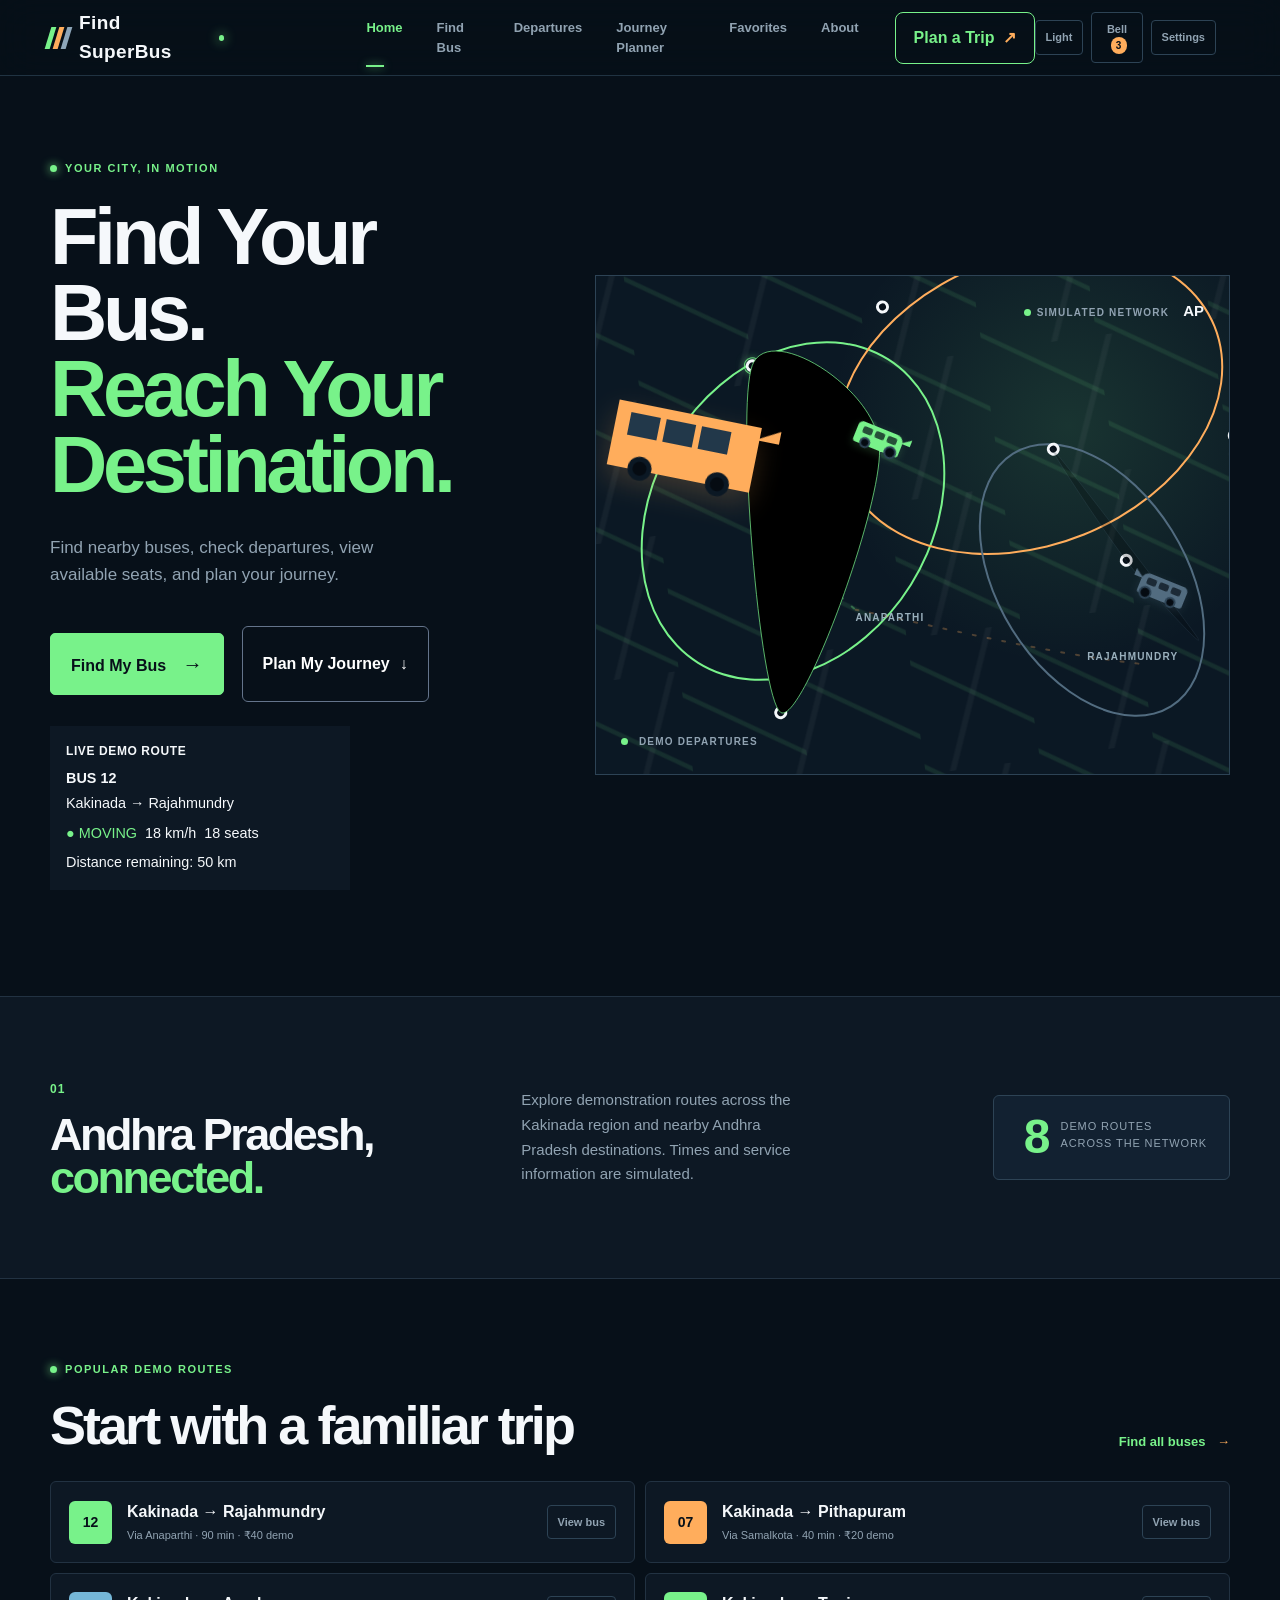
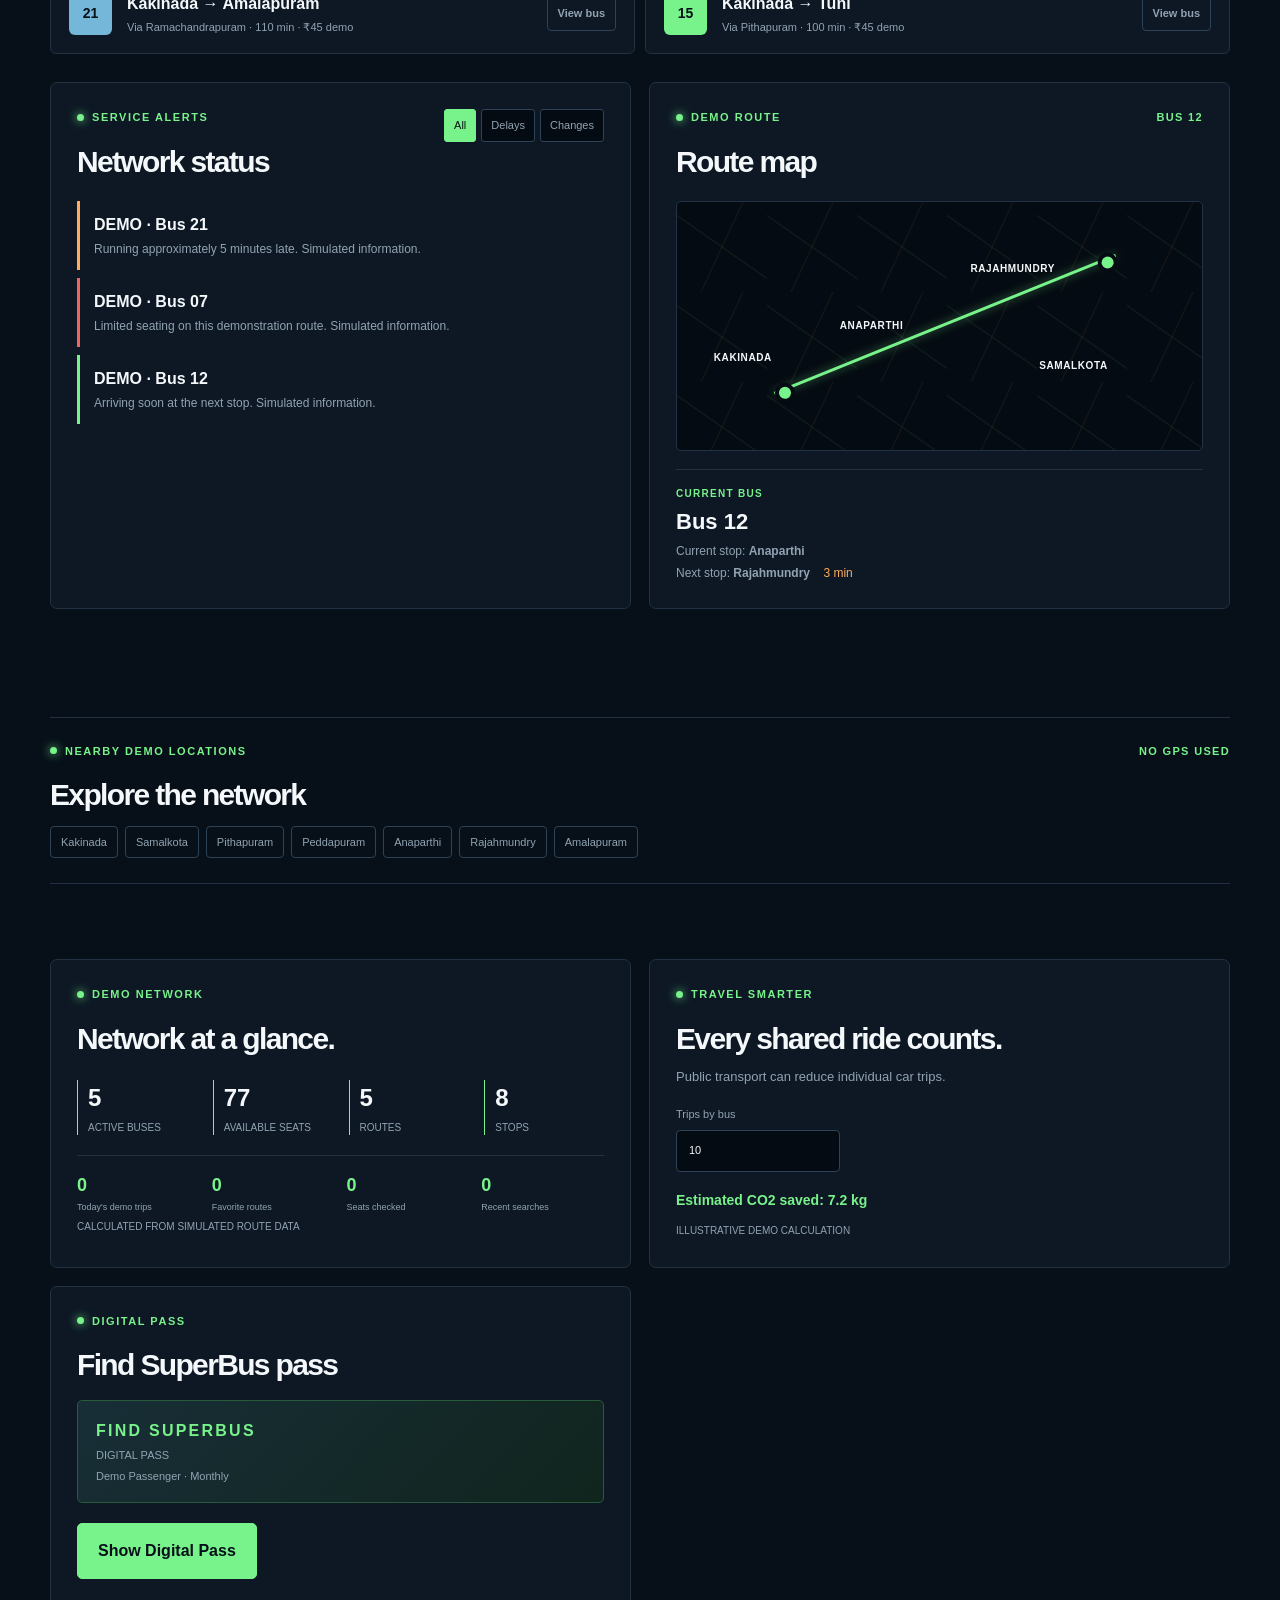
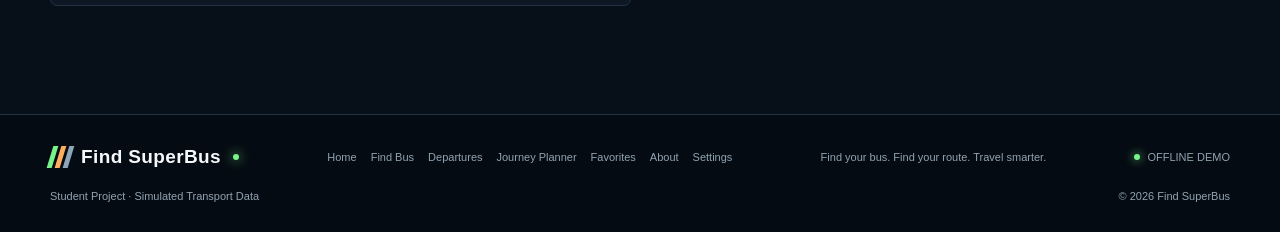
<file: index.html>
<!DOCTYPE html>
<html lang="en">
<head>
  <meta charset="UTF-8">
  <meta name="viewport" content="width=device-width, initial-scale=1.0">
  <meta name="description"
        content="A clear, connected public transport network for every journey.">
  <title>Find SuperBus | Smart Bus Transport</title>

  <link rel="stylesheet" href="styles.css">
</head>
<body data-page="home">
  <div class="app-loader" id="app-loader"><strong>FIND SUPERBUS</strong><span>Finding your network...</span></div>
  <div id="site-header"></div>

  <main id="top">
    <section class="hero section-wrap">
      <div class="hero-copy">
        <p class="eyebrow"><span class="eyebrow-dot"></span> Your city, in motion</p>
        <h1>Find Your Bus.<br><em>Reach Your Destination.</em></h1>
        <p class="hero-intro">Find nearby buses, check departures, view available seats, and plan your journey.</p>
        <div class="hero-actions">
          <button class="button button-dark" id="find-my-bus" type="button">Find My Bus <span aria-hidden="true">&#8594;</span></button>
          <a class="text-link text-button-link" href="journey-planner.html">Plan My Journey <span aria-hidden="true">&#8595;</span></a>
        </div>
        <div class="live-demo-route" style="margin-top: 1.5rem; padding: 1rem; background: var(--surface); border-radius: var(--radius-md); border: 1px solid var(--border); max-width: 300px; font-size: 0.9rem;">
          <strong style="display:block; color:var(--text-muted); font-size: 0.75rem; letter-spacing: 0.05em; margin-bottom: 0.5rem;">LIVE DEMO ROUTE</strong>
          <div style="font-weight: 600; margin-bottom: 0.25rem;">BUS 12</div>
          <div style="margin-bottom: 0.5rem; color: var(--text-muted);">Kakinada &rarr; Rajahmundry</div>
          <div style="display: flex; gap: 0.5rem; flex-wrap: wrap;">
            <span style="color: var(--green);">● <span id="hero-live-status">IN TRANSIT</span></span>
            <span id="hero-live-speed">42 km/h</span>
            <span id="hero-live-seats">18 seats</span>
          </div>
          <div style="margin-top: 0.5rem; color: var(--text-muted);">Distance remaining: <span id="hero-live-distance">18 km</span></div>
        </div>
        <div class="hero-quick-search" id="hero-quick-search" hidden>
          <label>From<select id="quick-from"><option value="">Choose origin</option></select></label>
          <label>To<select id="quick-to"><option value="">Choose destination</option></select></label>
          <button class="button button-dark" id="quick-find-buses" type="button">Find Buses <span aria-hidden="true">&#8594;</span></button>
          <p id="quick-search-feedback" role="status" hidden></p>
        </div>
      </div>
      <div class="hero-visual" aria-label="Illustrated city bus route map">
        <div class="visual-label label-top"><span class="status-pulse"></span> SIMULATED NETWORK <strong>AP</strong></div>
        <div class="map-grid"></div>
        <div class="route route-one"><span class="route-node" data-main-stop="0"></span><span class="route-node"></span><span class="route-node" data-main-stop="1"></span></div>
        <div class="route route-two"><span class="route-node"></span><span class="route-node"></span></div>
        <div class="route route-three"><span class="route-node"></span><span class="route-node" data-main-stop="2"></span><span class="route-node"></span></div>
        <svg class="bus-route-overlay" viewBox="0 0 1000 600" preserveAspectRatio="none" aria-hidden="true">
          <path class="bus-route-leg bus-route-leg-one"></path>
          <path class="bus-route-leg bus-route-leg-two"></path>
          <path class="bus-secondary-route bus-secondary-route-green"></path>
          <path class="bus-secondary-route bus-secondary-route-blue"></path>
        </svg>
        <div class="map-place place-one" data-main-stop="0">KAKINADA</div>
        <div class="map-place place-two" data-main-stop="1">ANAPARTHI</div>
        <div class="map-place place-three" data-main-stop="2">RAJAHMUNDRY</div>
        <button class="bus-motion-position main-bus-position" type="button" title="Bus 12 · Kakinada → Rajahmundry" aria-label="Bus 12 · Moving from Kakinada to Rajahmundry" aria-pressed="false">
          <span class="bus-illustration" aria-hidden="true"><span class="bus-window window-one"></span><span class="bus-window window-two"></span><span class="bus-window window-three"></span><span class="bus-wheel wheel-one"></span><span class="bus-wheel wheel-two"></span></span>
          <span class="bus-live-label" aria-hidden="true"><span class="bus-live-dot"></span><span><strong>BUS 12</strong><small>Kakinada → Rajahmundry</small></span><em class="bus-live-status">Moving</em></span>
        </button>
        <span class="secondary-bus-position bus-07" title="Demo Bus 07 · Kakinada to Pithapuram" aria-hidden="true"><span class="secondary-bus-vehicle"><i></i><i></i><i></i></span></span>
        <span class="secondary-bus-position bus-21" title="Demo Bus 21 · Kakinada to Amalapuram" aria-hidden="true"><span class="secondary-bus-vehicle"><i></i><i></i><i></i></span></span>
        <div class="visual-label label-bottom"><span class="status-pulse"></span> DEMO DEPARTURES</div>
      </div>
    </section>

    <section class="network-strip" id="network">
      <div class="section-wrap strip-inner">
        <div class="strip-heading"><span class="section-number">01</span><h2>Andhra Pradesh,<br><em>connected.</em></h2></div>
        <p>Explore demonstration routes across the Kakinada region and nearby Andhra Pradesh destinations. Times and service information are simulated.</p>
        <div class="network-stat"><strong id="route-count">8</strong><span>demo routes<br>across the network</span></div>
      </div>
    </section>

    <section class="popular-routes section-wrap" id="popular-routes">
      <div class="section-heading"><div><p class="eyebrow"><span class="eyebrow-dot"></span> Popular demo routes</p><h2>Start with a familiar trip</h2></div><a class="view-all" href="find-bus.html">Find all buses <span aria-hidden="true">&#8594;</span></a></div>
      <div class="popular-route-list" id="popular-route-list"></div>
    </section>

    <section class="dashboard-grid section-wrap">
      <div class="dashboard-panel alerts-panel" id="alerts">
        <div class="panel-heading"><div><p class="eyebrow"><span class="eyebrow-dot"></span> Service alerts</p><h2>Network status</h2></div><div class="alert-filters"><button class="alert-filter active" data-alert-filter="all" type="button">All</button><button class="alert-filter" data-alert-filter="delay" type="button">Delays</button><button class="alert-filter" data-alert-filter="change" type="button">Changes</button></div></div>
        <div id="alert-list" class="alert-list"></div>
      </div>
      <div class="dashboard-panel route-map-panel" id="route-map">
        <div class="panel-heading"><div><p class="eyebrow"><span class="eyebrow-dot"></span> Demo route</p><h2>Route map</h2></div><span class="demo-label">BUS <strong id="map-bus">12</strong></span></div>
        <div class="offline-map"><div class="map-line"></div><div class="map-station station-kakinada">Kakinada</div><div class="map-station station-anaparthi">Anaparthi</div><div class="map-station station-rajahmundry">Rajahmundry</div><div class="map-station station-samalkota">Samalkota</div></div>
        <div class="next-stop"><span>CURRENT BUS</span><strong>Bus <b id="next-bus">12</b></strong><p>Current stop: <b id="current-stop">Anaparthi</b></p><p>Next stop: <b id="next-stop-name">Rajahmundry</b> <em id="next-eta">3 min</em></p></div>
      </div>
    </section>

    <section class="home-nearby section-wrap" id="home-nearby"><div class="panel-heading"><div><p class="eyebrow"><span class="eyebrow-dot"></span> Nearby demo locations</p><h2>Explore the network</h2></div><span class="demo-label">NO GPS USED</span></div><div class="nearby-location-list" id="home-nearby-list"></div></section>

    <section class="tools-section section-wrap">
      <div class="tool-card stats-card" id="travel-statistics"><p class="eyebrow"><span class="eyebrow-dot"></span> Demo network</p><h2>Network at a glance.</h2><div class="stats-list"><div><strong id="active-buses" data-counter="0">0</strong><span>Active buses</span></div><div><strong id="available-seats" data-counter="0">0</strong><span>Available seats</span></div><div><strong id="route-total" data-counter="0">0</strong><span>Routes</span></div><div><strong id="nearby-stops" data-counter="0">0</strong><span>Stops</span></div></div><div class="travel-summary" aria-label="Local travel summary"><div><strong id="today-trips">0</strong><span>Today's demo trips</span></div><div><strong id="favorite-count">0</strong><span>Favorite routes</span></div><div><strong id="seats-checked">0</strong><span>Seats checked</span></div><div><strong id="recent-search-count">0</strong><span>Recent searches</span></div></div><small>Calculated from simulated route data</small></div>
      <div class="tool-card co2-card"><p class="eyebrow"><span class="eyebrow-dot"></span> Travel smarter</p><h2>Every shared ride counts.</h2><p>Public transport can reduce individual car trips.</p><label>Trips by bus<input id="co2-trips" type="number" min="0" value="10"></label><strong id="co2-output">Estimated CO2 saved: 7.2 kg</strong><small>Illustrative demo calculation</small></div>
      <div class="tool-card pass-card"><p class="eyebrow"><span class="eyebrow-dot"></span> Digital pass</p><h2>Find SuperBus pass</h2><div class="pass-preview"><strong>FIND SUPERBUS</strong><span>DIGITAL PASS</span><small>Demo Passenger &middot; Monthly</small></div><button class="button button-dark" id="show-pass" type="button">Show Digital Pass</button></div>
    </section>

  </main>

  <div id="shared-overlays"></div>
  <div id="site-footer"></div>
  <script src="js/data.js"></script>
  <script src="script.js"></script>
</body>
</html>
</file>
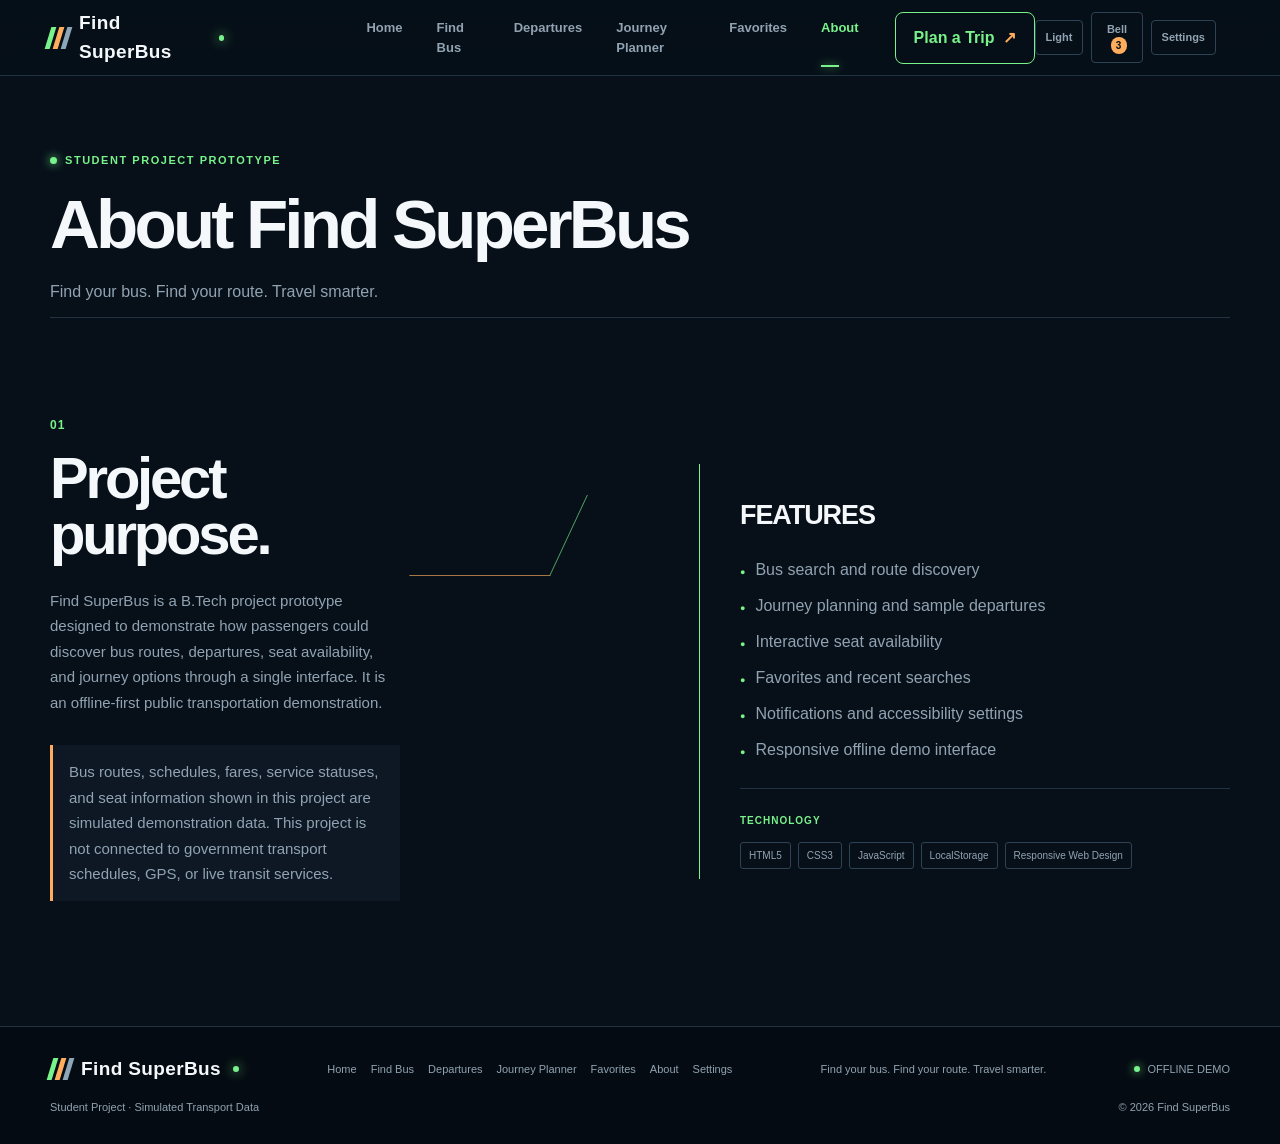
<file: about.html>
<!DOCTYPE html>
<html lang="en">
<head>
  <meta charset="UTF-8">
  <meta name="viewport" content="width=device-width, initial-scale=1.0">
  <meta name="description" content="Project purpose, features, technology, and simulated data notice for Find SuperBus.">
  <title>About | Find SuperBus</title>
  <link rel="stylesheet" href="styles.css">
</head>
<body data-page="about">
  <div class="app-loader" id="app-loader"><strong>FIND SUPERBUS</strong><span>Finding your network...</span></div>
  <div id="site-header"></div>
  <main id="top">
    <section class="page-intro section-wrap"><p class="eyebrow"><span class="eyebrow-dot"></span> Student project prototype</p><h1>About Find SuperBus</h1><p>Find your bus. Find your route. Travel smarter.</p></section>
    <section class="about section-wrap about-page" id="about">
      <div class="about-card"><span class="section-number">01</span><h2>Project<br>purpose.</h2><p>Find SuperBus is a B.Tech project prototype designed to demonstrate how passengers could discover bus routes, departures, seat availability, and journey options through a single interface. It is an offline-first public transportation demonstration.</p><p class="demo-notice">Bus routes, schedules, fares, service statuses, and seat information shown in this project are simulated demonstration data. This project is not connected to government transport schedules, GPS, or live transit services.</p></div>
      <div class="about-note"><p class="note-caption">FEATURES</p><ul class="feature-list"><li>Bus search and route discovery</li><li>Journey planning and sample departures</li><li>Interactive seat availability</li><li>Favorites and recent searches</li><li>Notifications and accessibility settings</li><li>Responsive offline demo interface</li></ul><div class="technology-stack"><strong>TECHNOLOGY</strong><div><span>HTML5</span><span>CSS3</span><span>JavaScript</span><span>LocalStorage</span><span>Responsive Web Design</span></div></div></div>
    </section>
  </main>
  <div id="site-footer"></div><div id="shared-overlays"></div>
  <script src="js/data.js"></script><script src="script.js"></script>
</body>
</html>
</file>
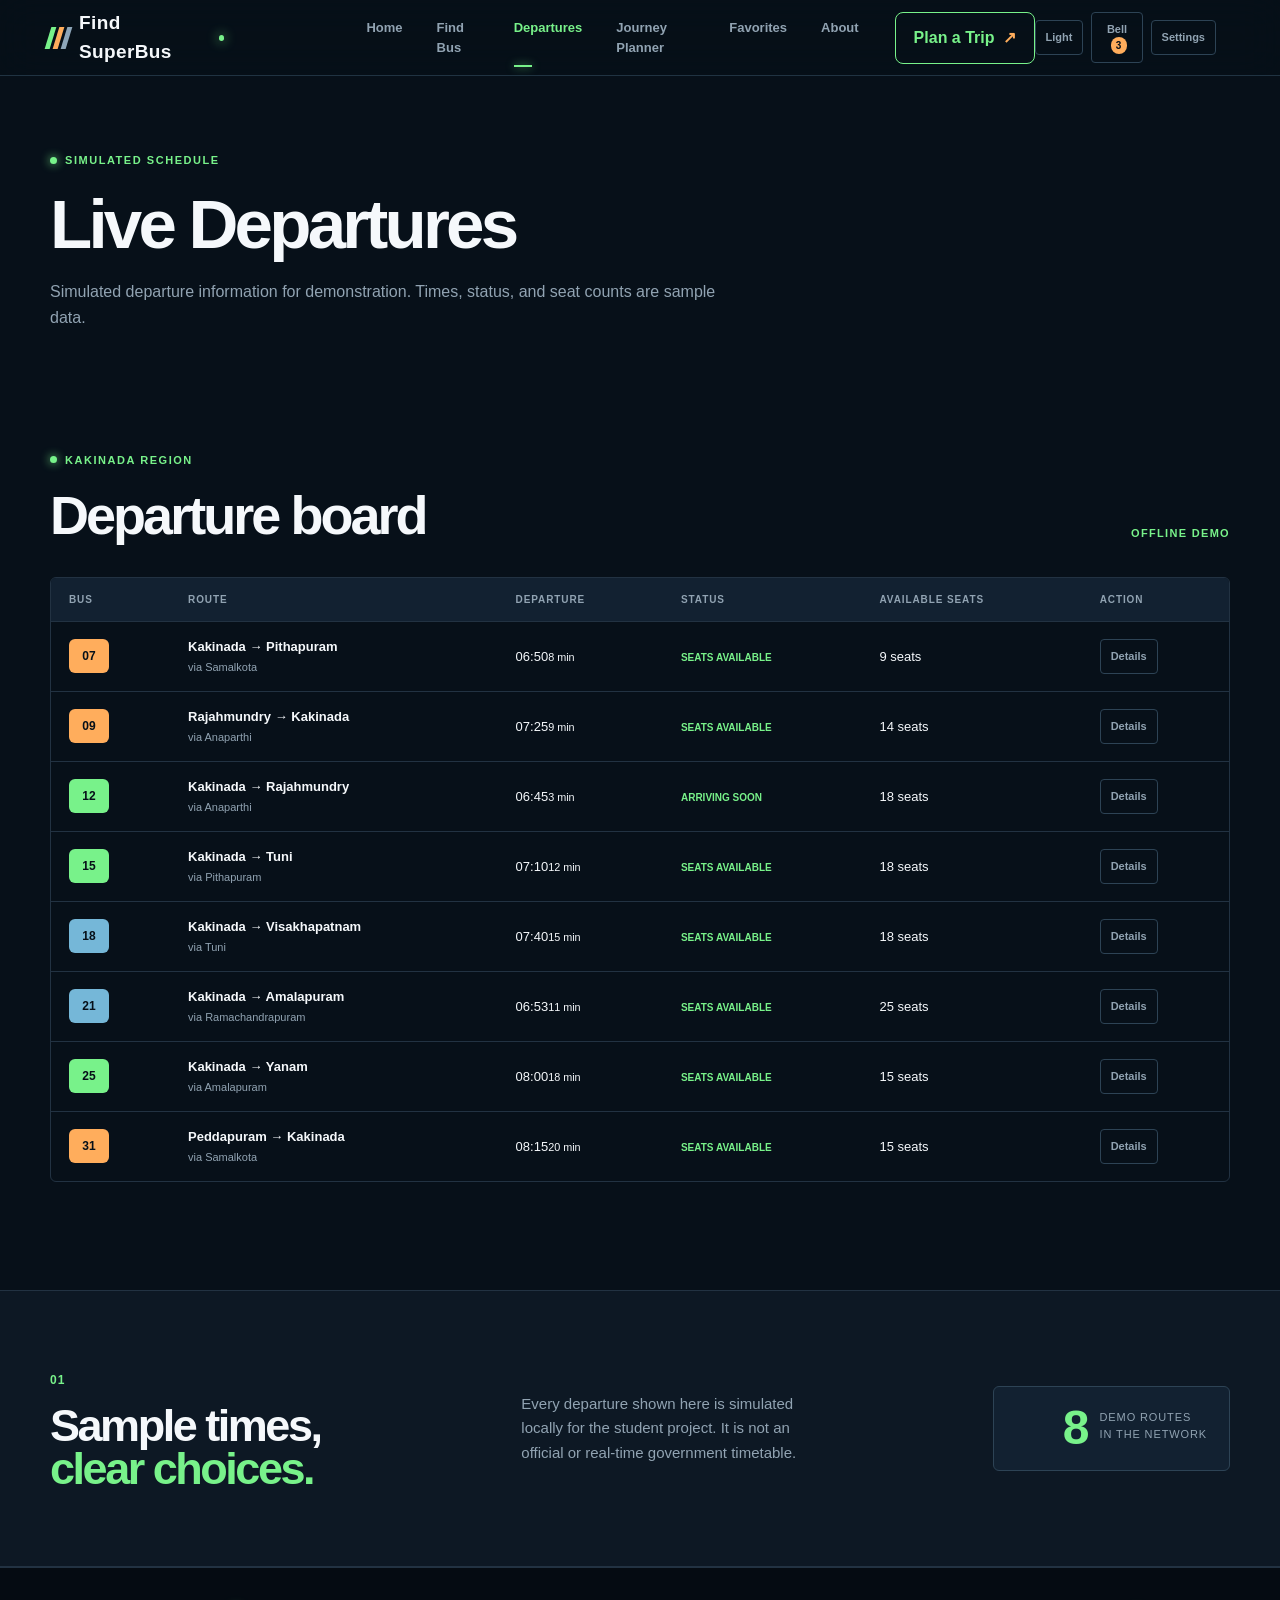
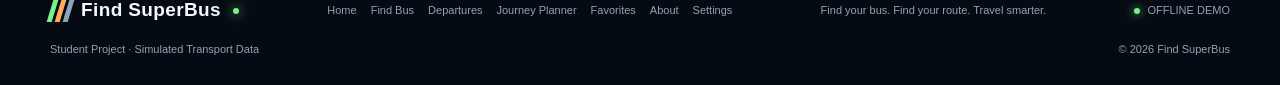
<file: departures.html>
<!DOCTYPE html>
<html lang="en">
<head>
  <meta charset="UTF-8">
  <meta name="viewport" content="width=device-width, initial-scale=1.0">
  <meta name="description" content="View simulated bus departure information for the Find SuperBus demonstration.">
  <title>Departures | Find SuperBus</title>
  <link rel="stylesheet" href="styles.css">
</head>
<body data-page="departures">
  <div class="app-loader" id="app-loader"><strong>FIND SUPERBUS</strong><span>Finding your network...</span></div>
  <div id="site-header"></div>
  <main id="top">
    <section class="page-intro section-wrap"><p class="eyebrow"><span class="eyebrow-dot"></span> Simulated schedule</p><h1>Live Departures</h1><p>Simulated departure information for demonstration. Times, status, and seat counts are sample data.</p></section>
    <section class="departures section-wrap departure-board-section" id="departures">
      <div class="section-heading"><div><p class="eyebrow"><span class="eyebrow-dot"></span> Kakinada region</p><h2>Departure board</h2></div><span class="demo-label">OFFLINE DEMO</span></div>
      <div class="departure-table-wrap"><table class="departure-board"><thead><tr><th>Bus</th><th>Route</th><th>Departure</th><th>Status</th><th>Available seats</th><th>Action</th></tr></thead><tbody id="departure-board-body"></tbody></table></div>
    </section>
    <section class="network-strip"><div class="section-wrap strip-inner"><div class="strip-heading"><span class="section-number">01</span><h2>Sample times,<br><em>clear choices.</em></h2></div><p>Every departure shown here is simulated locally for the student project. It is not an official or real-time government timetable.</p><div class="network-stat"><strong id="route-count">8</strong><span>demo routes<br>in the network</span></div></div></section>
  </main>
  <div id="site-footer"></div><div id="shared-overlays"></div>
  <script src="js/data.js"></script><script src="script.js"></script>
</body>
</html>
</file>
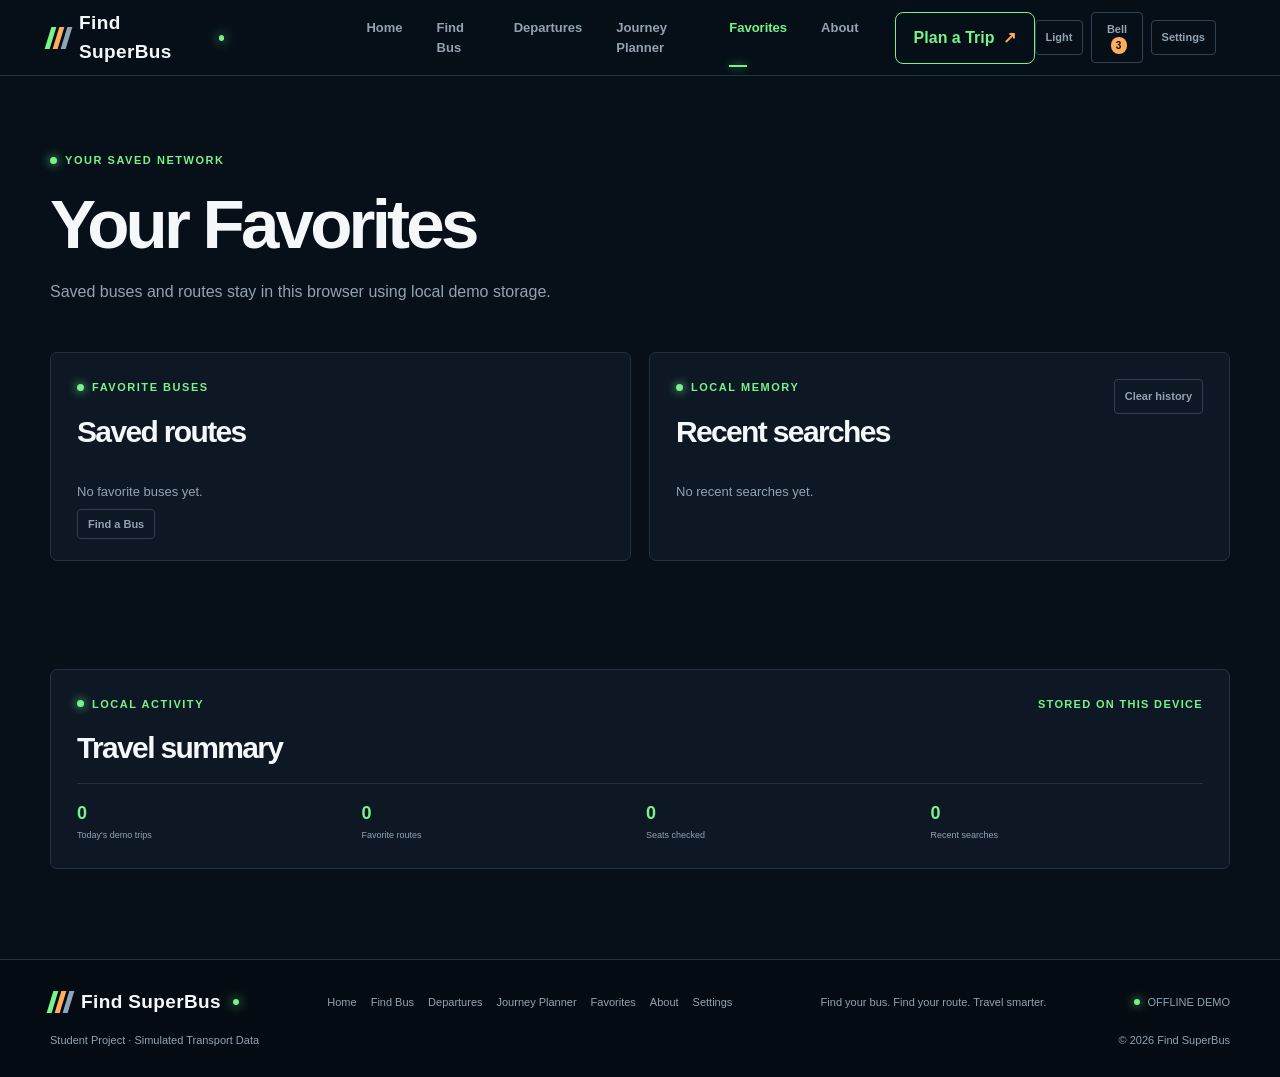
<file: favorites.html>
<!DOCTYPE html>
<html lang="en">
<head>
  <meta charset="UTF-8">
  <meta name="viewport" content="width=device-width, initial-scale=1.0">
  <meta name="description" content="View saved Find SuperBus demonstration routes and recent searches.">
  <title>Favorites | Find SuperBus</title>
  <link rel="stylesheet" href="styles.css">
</head>
<body data-page="favorites">
  <div class="app-loader" id="app-loader"><strong>FIND SUPERBUS</strong><span>Finding your network...</span></div>
  <div id="site-header"></div>
  <main id="top">
    <section class="page-intro section-wrap"><p class="eyebrow"><span class="eyebrow-dot"></span> Your saved network</p><h1>Your Favorites</h1><p>Saved buses and routes stay in this browser using local demo storage.</p></section>
    <section class="dashboard-grid section-wrap favorites-page-grid" id="favorites">
      <div class="dashboard-panel favorites-panel"><div class="panel-heading"><div><p class="eyebrow"><span class="eyebrow-dot"></span> Favorite buses</p><h2>Saved routes</h2></div></div><div id="favorites-list" class="favorites-list"></div></div>
      <div class="dashboard-panel history-panel"><div class="panel-heading"><div><p class="eyebrow"><span class="eyebrow-dot"></span> Local memory</p><h2>Recent searches</h2></div><button class="text-button" id="clear-history" type="button">Clear history</button></div><div id="history-list" class="history-list"></div></div>
    </section>
    <section class="section-wrap dashboard-panel favorites-travel-summary"><div class="panel-heading"><div><p class="eyebrow"><span class="eyebrow-dot"></span> Local activity</p><h2>Travel summary</h2></div><span class="demo-label">STORED ON THIS DEVICE</span></div><div class="travel-summary" aria-label="Local travel summary"><div><strong id="today-trips">0</strong><span>Today's demo trips</span></div><div><strong id="favorite-count">0</strong><span>Favorite routes</span></div><div><strong id="seats-checked">0</strong><span>Seats checked</span></div><div><strong id="recent-search-count">0</strong><span>Recent searches</span></div></div></section>
  </main>
  <div id="site-footer"></div><div id="shared-overlays"></div>
  <script src="js/data.js"></script><script src="script.js"></script>
</body>
</html>
</file>
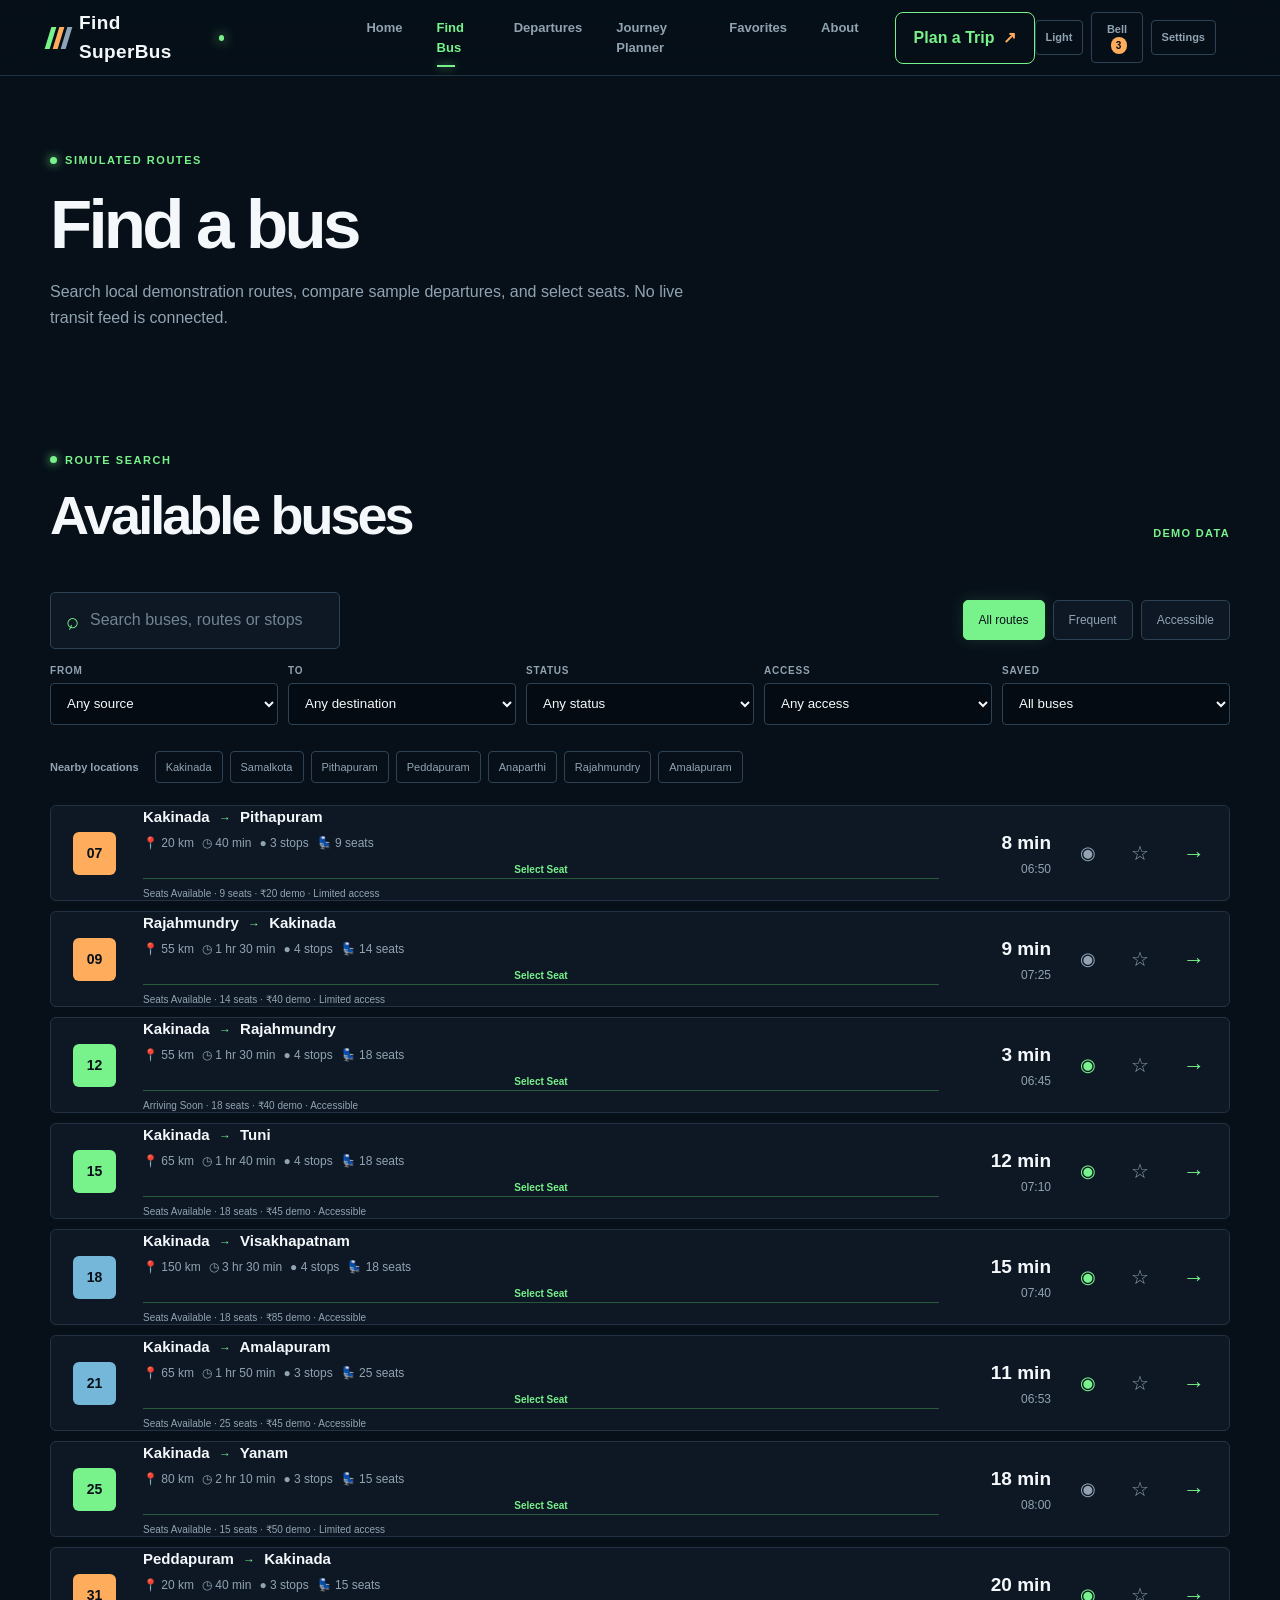
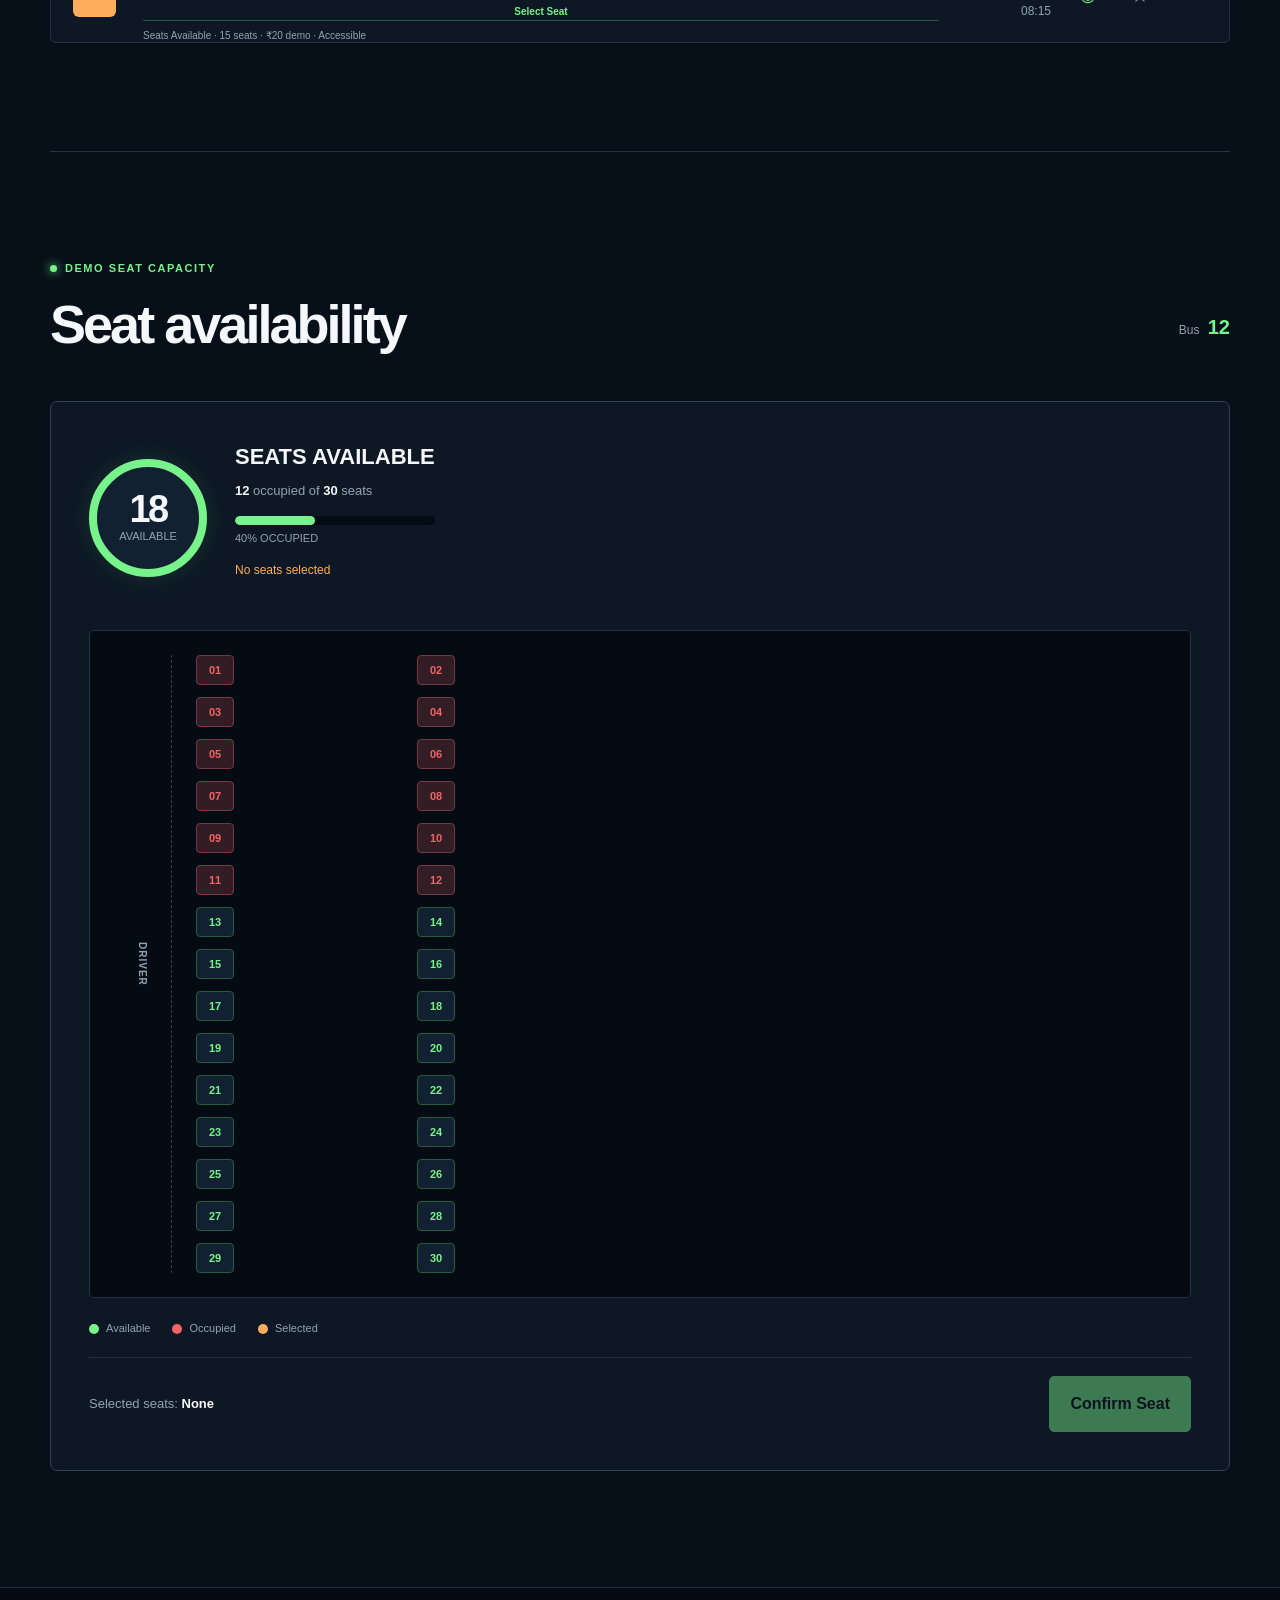
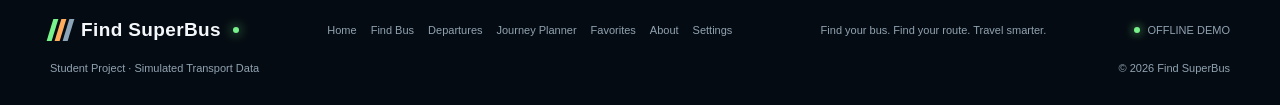
<file: find-bus.html>
<!DOCTYPE html>
<html lang="en">
<head>
  <meta charset="UTF-8">
  <meta name="viewport" content="width=device-width, initial-scale=1.0">
  <meta name="description" content="Search simulated Andhra Pradesh demonstration bus routes.">
  <title>Find a Bus | Find SuperBus</title>
  <link rel="stylesheet" href="styles.css">
</head>
<body data-page="find-bus">
  <div class="app-loader" id="app-loader"><strong>FIND SUPERBUS</strong><span>Finding your network...</span></div>
  <div id="site-header"></div>
  <main id="top">
    <section class="page-intro section-wrap"><p class="eyebrow"><span class="eyebrow-dot"></span> Simulated routes</p><h1>Find a bus</h1><p>Search local demonstration routes, compare sample departures, and select seats. No live transit feed is connected.</p></section>
    <section class="departures section-wrap" id="departures">
      <div class="section-heading"><div><p class="eyebrow"><span class="eyebrow-dot"></span> Route search</p><h2>Available buses</h2></div><span class="demo-label">DEMO DATA</span></div>
      <div class="schedule-tools">
        <label class="search-box"><span aria-hidden="true">&#8981;</span><input id="route-search" type="search" placeholder="Search buses, routes or stops" aria-label="Search buses, routes or stops"></label>
        <div class="filter-tabs" role="group" aria-label="Filter departures"><button class="filter-tab active" data-filter="all" type="button">All routes</button><button class="filter-tab" data-filter="frequent" type="button">Frequent</button><button class="filter-tab" data-filter="accessible" type="button">Accessible</button></div>
        <div class="route-filters" aria-label="Additional bus filters">
          <label>From<select id="filter-from"><option value="">Any source</option></select></label>
          <label>To<select id="filter-to"><option value="">Any destination</option></select></label>
          <label>Status<select id="filter-status"><option value="all">Any status</option><option value="on-time">On time</option><option value="arriving-soon">Arriving</option><option value="departing">Departing</option><option value="delayed">Delayed</option><option value="limited-seating">Limited seating</option><option value="full">Full</option></select></label>
          <label>Access<select id="filter-accessibility"><option value="all">Any access</option><option value="accessible">Accessible</option><option value="limited">Limited</option></select></label>
          <label>Saved<select id="filter-favorites"><option value="all">All buses</option><option value="favorites">Favorites</option></select></label>
        </div>
      </div>
      <div class="nearby-locations" aria-label="Nearby demonstration locations"><strong>Nearby locations</strong><div class="nearby-location-list"><button class="nearby-chip" data-location="Kakinada" type="button">Kakinada</button><button class="nearby-chip" data-location="Samalkota" type="button">Samalkota</button><button class="nearby-chip" data-location="Pithapuram" type="button">Pithapuram</button><button class="nearby-chip" data-location="Peddapuram" type="button">Peddapuram</button><button class="nearby-chip" data-location="Anaparthi" type="button">Anaparthi</button><button class="nearby-chip" data-location="Rajahmundry" type="button">Rajahmundry</button><button class="nearby-chip" data-location="Amalapuram" type="button">Amalapuram</button></div></div>
      <div class="departure-list" id="departure-list"></div>
      <p class="no-results" id="no-results" hidden><strong>No buses found</strong><span>Try another location or route.</span></p>
    </section>
    <section class="seat-section section-wrap" id="seat-availability">
      <div class="section-heading"><div><p class="eyebrow"><span class="eyebrow-dot"></span> Demo seat capacity</p><h2>Seat availability</h2></div><div class="bus-selected">Bus <strong id="selected-bus">12</strong></div></div>
      <div class="seat-card">
        <div class="seat-summary"><div class="capacity-circle"><strong id="empty-seats">18</strong><span>available</span></div><div class="capacity-info"><h3 id="seat-status">Seats available</h3><p><strong id="occupied-seats">12</strong> occupied of <strong id="total-seats">30</strong> seats</p><div class="capacity-bar"><span id="capacity-fill"></span></div><small id="capacity-percent">40% occupied</small><p class="seat-feedback" id="seat-feedback" aria-live="polite">No seats selected</p></div></div>
        <div class="seat-layout"><div class="driver-area"><span>DRIVER</span></div><div id="seat-map" class="seat-map"></div></div>
        <div class="seat-legend"><span><i class="seat available"></i> Available</span><span><i class="seat occupied"></i> Occupied</span><span><i class="seat selected"></i> Selected</span></div>
        <div class="seat-confirm-row"><p>Selected seats: <strong id="selected-seat-names">None</strong></p><button class="button button-dark" id="confirm-seats" type="button" disabled>Confirm Seat</button></div><p class="seat-confirmation" id="seat-confirmation" role="status" hidden></p>
      </div>
    </section>
  </main>
  <div id="site-footer"></div><div id="shared-overlays"></div>
  <script src="js/data.js"></script><script src="script.js"></script>
</body>
</html>
</file>
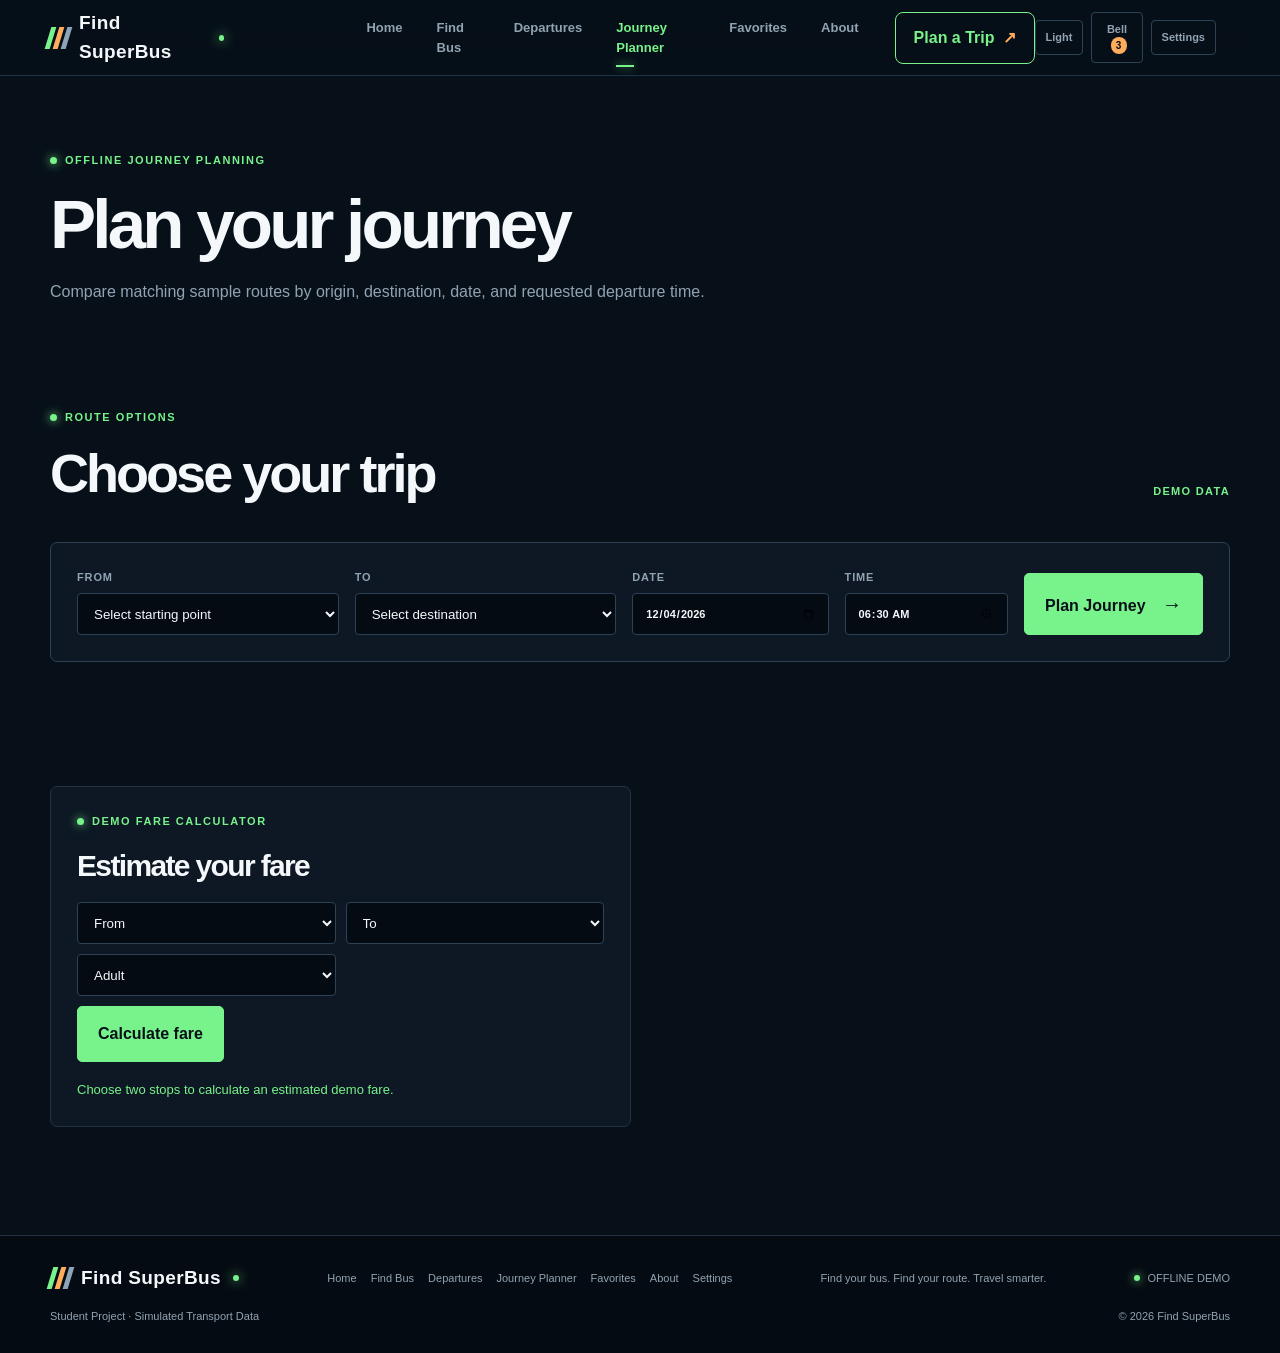
<file: journey-planner.html>
<!DOCTYPE html>
<html lang="en">
<head>
  <meta charset="UTF-8">
  <meta name="viewport" content="width=device-width, initial-scale=1.0">
  <meta name="description" content="Plan a sample journey using Find SuperBus local demonstration routes.">
  <title>Journey Planner | Find SuperBus</title>
  <link rel="stylesheet" href="styles.css">
</head>
<body data-page="journey-planner">
  <div class="app-loader" id="app-loader"><strong>FIND SUPERBUS</strong><span>Finding your network...</span></div>
  <div id="site-header"></div>
  <main id="top">
    <section class="page-intro section-wrap"><p class="eyebrow"><span class="eyebrow-dot"></span> Offline journey planning</p><h1>Plan your journey</h1><p>Compare matching sample routes by origin, destination, date, and requested departure time.</p></section>
    <section class="planner section-wrap" id="journey-planner">
      <div class="section-heading"><div><p class="eyebrow"><span class="eyebrow-dot"></span> Route options</p><h2>Choose your trip</h2></div><span class="demo-label">DEMO DATA</span></div>
      <div class="planner-card">
        <label>From<select id="planner-from"><option value="">Select starting point</option></select></label>
        <label>To<select id="planner-to"><option value="">Select destination</option></select></label>
        <label>Date<input id="planner-date" type="date"></label>
        <label>Time<input id="planner-time" type="time" value="06:30"></label>
        <button class="button button-dark" id="find-routes" type="button">Plan Journey <span aria-hidden="true">&#8594;</span></button>
      </div>
      <div class="planner-results" id="planner-results" aria-live="polite"></div>
    </section>
    <section class="tools-section section-wrap"><div class="tool-card fare-card" id="fare-calculator"><p class="eyebrow"><span class="eyebrow-dot"></span> Demo fare calculator</p><h2>Estimate your fare</h2><div class="tool-fields"><select id="fare-from" aria-label="Fare starting point"><option value="">From</option></select><select id="fare-to" aria-label="Fare destination"><option value="">To</option></select><select id="passenger-type" aria-label="Passenger type"><option value="adult">Adult</option><option value="student">Student</option><option value="child">Child</option><option value="senior">Senior</option></select><button class="button button-dark" id="calculate-fare" type="button">Calculate fare</button></div><div class="tool-output" id="fare-output">Choose two stops to calculate an estimated demo fare.</div></div></section>
  </main>
  <div id="site-footer"></div><div id="shared-overlays"></div>
  <script src="js/data.js"></script><script src="script.js"></script>
</body>
</html>
</file>
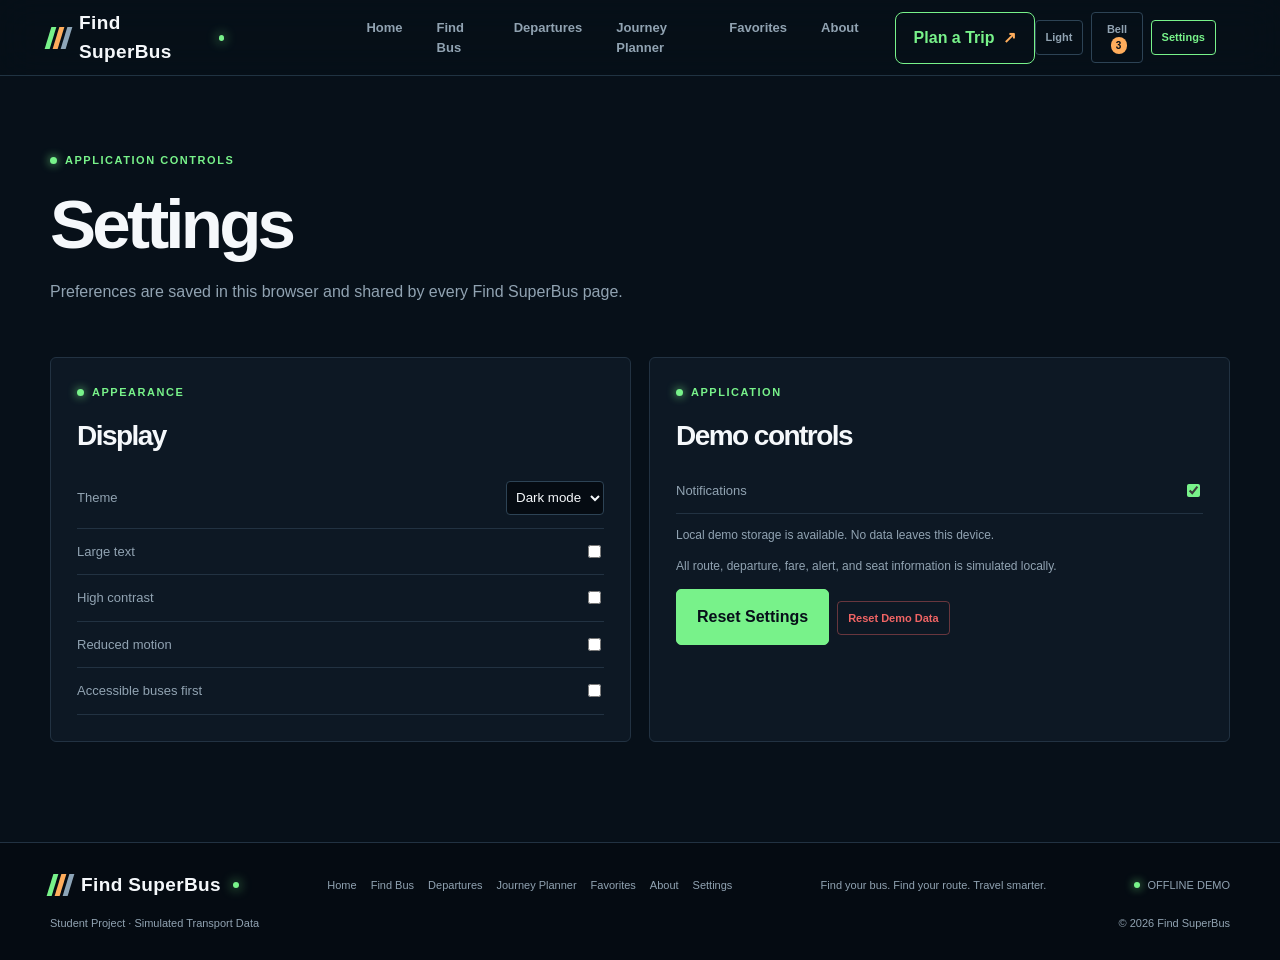
<file: settings.html>
<!DOCTYPE html>
<html lang="en">
<head>
  <meta charset="UTF-8">
  <meta name="viewport" content="width=device-width, initial-scale=1.0">
  <meta name="description" content="Configure Find SuperBus appearance, accessibility, notifications, and local demo data.">
  <title>Settings | Find SuperBus</title>
  <link rel="stylesheet" href="styles.css">
</head>
<body data-page="settings">
  <div class="app-loader" id="app-loader"><strong>FIND SUPERBUS</strong><span>Finding your network...</span></div>
  <div id="site-header"></div>
  <main id="top">
    <section class="page-intro section-wrap"><p class="eyebrow"><span class="eyebrow-dot"></span> Application controls</p><h1>Settings</h1><p>Preferences are saved in this browser and shared by every Find SuperBus page.</p></section>
    <section class="section-wrap settings-page">
      <div class="settings-card"><p class="eyebrow"><span class="eyebrow-dot"></span> Appearance</p><h2>Display</h2><label class="setting-row">Theme<select id="theme-select"><option value="dark">Dark mode</option><option value="light">Light mode</option></select></label><label class="setting-row">Large text<input id="large-text" type="checkbox"></label><label class="setting-row">High contrast<input id="high-contrast" type="checkbox"></label><label class="setting-row">Reduced motion<input id="reduced-motion" type="checkbox"></label><label class="setting-row">Accessible buses first<input id="accessible-first" type="checkbox"></label></div>
      <div class="settings-card"><p class="eyebrow"><span class="eyebrow-dot"></span> Application</p><h2>Demo controls</h2><label class="setting-row">Notifications<input id="enable-notifications" type="checkbox" checked></label><p class="storage-status" id="storage-status" role="status">Checking local demo storage...</p><p class="settings-demo-note">All route, departure, fare, alert, and seat information is simulated locally.</p><button class="button button-dark" id="reset-settings" type="button">Reset Settings</button><button class="text-button danger-button" id="reset-demo" type="button">Reset Demo Data</button></div>
    </section>
  </main>
  <div id="site-footer"></div><div id="shared-overlays"></div>
  <script src="js/data.js"></script><script src="script.js"></script>
</body>
</html>
</file>
<file: styles.css>
:root {
  --bg: #071019;
  --bg-deep: #050b12;
  --surface: #0d1824;
  --surface-raised: #122131;
  --surface-soft: #101d2a;
  --line: #223242;
  --line-bright: #2d4355;
  --text: #f5f8fb;
  --muted: #91a3b2;
  --green: #78f28a;
  --green-dim: #285b3c;
  --orange: #ffad5c;
  --red: #f06464;
  --display: "Segoe UI", Arial, sans-serif;
  --body: "Segoe UI", Arial, sans-serif;
}

* { box-sizing: border-box; }
html { background: var(--bg); scroll-behavior: smooth; }
body { background: var(--bg); color: var(--text); font-family: var(--body); font-size: 16px; line-height: 1.5; margin: 0; }
body::before { background: radial-gradient(circle at 78% 4%, rgba(64, 151, 105, .12), transparent 27rem); content: ""; inset: 0; pointer-events: none; position: fixed; z-index: -1; }
button, input { font: inherit; }
button, a { -webkit-tap-highlight-color: transparent; }
a { color: inherit; text-decoration: none; }
.section-wrap { margin: 0 auto; width: min(1180px, calc(100% - 96px)); }
.app-loader { align-items: center; background: var(--bg-deep); color: var(--text); display: flex; flex-direction: column; gap: 8px; inset: 0; justify-content: center; position: fixed; transition: opacity .35s ease, visibility .35s ease; z-index: 50; }.app-loader strong { color: var(--green); font-size: 24px; letter-spacing: .14em; }.app-loader span { color: var(--muted); font-size: 12px; }.app-loader.is-hidden { opacity: 0; pointer-events: none; visibility: hidden; }

.site-header { align-items: center; backdrop-filter: blur(18px); background: rgba(7, 16, 25, .84); border-bottom: 1px solid rgba(45, 67, 85, .7); display: flex; height: 76px; justify-content: space-between; left: 0; padding: 0 48px; position: sticky; right: 0; top: 0; z-index: 10; }
.brand { align-items: center; display: inline-flex; font-family: var(--display); font-size: 19px; font-weight: 700; gap: 10px; letter-spacing: .02em; position: relative; }
.brand::after { background: var(--green); border-radius: 50%; box-shadow: 0 0 12px var(--green); content: ""; height: 6px; margin-left: 2px; width: 6px; }
.brand-mark { display: inline-flex; gap: 3px; height: 22px; transform: skew(-17deg); }
.brand-mark span { background: var(--green); display: block; height: 22px; width: 5px; }
.brand-mark span:nth-child(2) { background: var(--orange); }
.brand-mark span:nth-child(3) { background: #8da5b8; }
.main-nav { display: flex; gap: 34px; margin-left: 12%; margin-right: 18px; }
.main-nav a { color: var(--muted); font-size: 13px; font-weight: 600; position: relative; transition: color .2s ease; }
.main-nav a:hover, .main-nav a.active { color: var(--green); }
.main-nav a.active::after { background: var(--green); bottom: -10px; box-shadow: 0 0 9px rgba(120, 242, 138, .7); content: ""; height: 2px; left: 0; position: absolute; width: 18px; }
.mobile-nav-action { background: transparent; border: 0; color: var(--muted); cursor: pointer; display: none; font-size: 13px; font-weight: 600; padding: 0; text-align: left; }
.mobile-nav-action:hover { color: var(--green); }
.header-action, .button { cursor: pointer; font-weight: 700; transition: background .2s ease, border-color .2s ease, box-shadow .2s ease, transform .2s ease; }
.header-action { align-items: center; background: transparent; border: 1px solid var(--green); border-radius: 8px; box-sizing: border-box; color: var(--green); display: inline-flex; flex-shrink: 0; font-size: 16px; gap: 8px; height: 52px; justify-content: center; margin-left: 18px; padding: 0 18px; white-space: nowrap; }
.header-action:hover { background: var(--green); box-shadow: 0 0 20px rgba(120, 242, 138, .22); color: var(--bg); transform: translateY(-2px); }
.header-action span { color: var(--orange); }
.menu-toggle { background: transparent; border: 0; display: none; padding: 8px; }
.menu-toggle span { background: var(--text); display: block; height: 2px; margin: 5px 0; width: 24px; }

.hero { align-items: center; display: grid; gap: 8%; grid-template-columns: .83fr 1.17fr; min-height: 650px; padding: 84px 0 106px; }
.hero-copy { animation: fade-up .7s ease both; }
.eyebrow { align-items: center; color: var(--green); display: flex; font-size: 11px; font-weight: 700; gap: 8px; letter-spacing: .14em; margin: 0 0 22px; text-transform: uppercase; }
.eyebrow-dot { background: var(--green); border-radius: 50%; box-shadow: 0 0 10px var(--green); display: inline-block; height: 7px; width: 7px; }
h1, h2 { font-family: var(--display); letter-spacing: -.055em; line-height: .96; margin: 0; }
h1 { font-size: clamp(52px, 6.2vw, 84px); }
h1 em, h2 em { color: var(--green); font-style: normal; }
.hero-intro { color: var(--muted); font-size: 17px; line-height: 1.6; margin: 31px 0 37px; max-width: 390px; }
.hero-actions { align-items: center; display: flex; gap: 18px; }
.button-dark { background: var(--green); border: 1px solid var(--green); border-radius: 5px; color: var(--bg); padding: 15px 20px; }
.button-dark:hover { box-shadow: 0 0 24px rgba(120, 242, 138, .28); transform: translateY(-2px); }
.button-dark span { color: var(--bg); font-size: 20px; margin-left: 12px; }
.text-link { border-bottom: 1px solid var(--line-bright); color: var(--text); display: inline-block; font-size: 13px; font-weight: 700; padding-bottom: 6px; transition: border-color .2s ease, color .2s ease; }
.text-link:hover { border-color: var(--green); color: var(--green); }
.text-link span { color: var(--orange); font-size: 19px; margin-left: 10px; }
.text-button-link { align-items: center; background: transparent; border: 1px solid #64748b; border-radius: 6px; box-sizing: border-box; color: #fff; display: inline-flex; font-size: 16px; gap: 10px; height: 76px; justify-content: center; line-height: 1.2; min-width: 175px; padding: 0 20px; text-align: center; transition: all .2s ease; white-space: nowrap; }
.text-button-link:hover { background: rgba(114, 242, 139, .08); border-color: #72f28b; color: #72f28b; transform: translateY(-2px); }
.text-button-link span { color: inherit; font-size: inherit; margin-left: 0; }

.hero-visual { animation: fade-up .7s .12s ease both; background: #0b1824; border: 1px solid var(--line-bright); height: 500px; overflow: hidden; position: relative; }
.hero-visual::before { background: radial-gradient(circle, rgba(120, 242, 138, .13), transparent 65%); content: ""; height: 520px; position: absolute; right: -100px; top: -110px; width: 520px; }
.map-grid { background-image: linear-gradient(33deg, transparent 48%, rgba(120, 242, 138, .12) 49%, rgba(120, 242, 138, .12) 51%, transparent 52%), linear-gradient(112deg, transparent 48%, rgba(255, 255, 255, .05) 49%, rgba(255, 255, 255, .05) 51%, transparent 52%); background-size: 115px 105px, 160px 137px; inset: -50px; opacity: .85; position: absolute; transform: rotate(-8deg); }
.route { border: 2px solid; border-radius: 50%; position: absolute; transform: rotate(-25deg); }
.route-node { background: var(--bg); border: 3px solid; border-radius: 50%; display: block; height: 13px; position: absolute; width: 13px; }
.route-node:first-child { animation: station-pulse 2.2s ease-in-out infinite; }
.route-one { border-color: var(--green); height: 360px; left: 9%; top: 11%; transform: rotate(32deg); width: 280px; }
.route-one .route-node:nth-child(1) { left: 20px; top: 70px; }.route-one .route-node:nth-child(2) { left: 170px; top: 70px; }.route-one .route-node:nth-child(3) { bottom: -6px; right: 35px; }
.route-two { border-color: var(--orange); height: 290px; left: 37%; top: -4%; transform: rotate(-22deg); width: 400px; }.route-two .route-node:nth-child(1) { left: 90px; top: -6px; }.route-two .route-node:nth-child(2) { bottom: 28px; right: 15px; }
.route-three { border-color: #526c80; height: 190px; right: -2%; top: 42%; transform: rotate(58deg); width: 300px; }.route-three .route-node:nth-child(1) { left: 10px; top: 50px; }.route-three .route-node:nth-child(2) { left: 143px; top: 47px; }.route-three .route-node:nth-child(3) { right: 16px; top: -7px; }
.visual-label { color: var(--muted); font-size: 10px; font-weight: 700; letter-spacing: .12em; position: absolute; z-index: 3; }.visual-label strong { color: var(--text); font-size: 15px; letter-spacing: 0; margin-left: 10px; }.label-top { right: 25px; top: 24px; }.label-bottom { bottom: 25px; left: 25px; }.status-pulse, .live-indicator span { animation: live-pulse 1.8s ease-in-out infinite; background: var(--green); border-radius: 50%; display: inline-block; height: 7px; margin-right: 7px; width: 7px; }
.bus-illustration { background: var(--orange); bottom: 98px; box-shadow: 0 12px 28px rgba(255, 173, 92, .2); height: 66px; left: 30%; position: absolute; transform: rotate(-7deg); width: 145px; z-index: 2; }.bus-illustration::before { border-bottom: 13px solid var(--orange); border-left: 24px solid transparent; content: ""; position: absolute; right: -20px; top: 0; }.bus-window { background: #22384a; height: 23px; position: absolute; top: 10px; width: 30px; }.window-one { left: 14px; }.window-two { left: 50px; }.window-three { left: 86px; }.bus-wheel { background: var(--bg-deep); border: 5px solid #0b1824; border-radius: 50%; bottom: -10px; height: 24px; position: absolute; width: 24px; }.wheel-one { left: 21px; }.wheel-two { right: 21px; }.map-place { color: #9ab0bd; font-size: 10px; font-weight: 700; letter-spacing: .12em; position: absolute; }.place-one { left: 10%; top: 34%; }.place-two { left: 41%; top: 67%; }.place-three { bottom: 22%; right: 8%; }

.network-strip { background: var(--surface); border-bottom: 1px solid var(--line); border-top: 1px solid var(--line); padding: 76px 0; }.strip-inner { align-items: center; display: grid; gap: 40px; grid-template-columns: 1fr 1fr .55fr; }.section-number { color: var(--green); font-size: 12px; font-weight: 700; letter-spacing: .1em; }.strip-heading h2 { font-size: 45px; margin-top: 13px; }.strip-heading h2 em { color: var(--green); }.strip-inner > p { color: var(--muted); font-size: 15px; line-height: 1.65; max-width: 280px; }.network-stat { background: var(--surface-raised); border: 1px solid var(--line-bright); border-radius: 6px; display: flex; gap: 14px; justify-content: flex-end; padding: 22px; transition: border-color .2s ease, transform .2s ease; }.network-stat:hover { border-color: var(--green); transform: translateY(-4px); }.network-stat strong { color: var(--green); font-family: var(--display); font-size: 48px; letter-spacing: -.08em; line-height: .8; }.network-stat span { color: var(--muted); font-size: 11px; letter-spacing: .08em; text-transform: uppercase; }

.departures { padding-bottom: 108px; padding-top: 108px; }.section-heading { align-items: flex-end; display: flex; justify-content: space-between; }.section-heading h2 { font-size: 54px; }.live-indicator { color: var(--muted); font-size: 12px; font-weight: 600; padding-bottom: 9px; }.schedule-tools { align-items: center; display: flex; gap: 20px; justify-content: space-between; margin-top: 50px; padding-bottom: 16px; }.search-box { align-items: center; background: var(--surface); border: 1px solid var(--line-bright); border-radius: 5px; display: flex; gap: 10px; padding: 11px 14px; transition: border-color .2s ease, box-shadow .2s ease; width: 290px; }.search-box:focus-within { border-color: var(--green); box-shadow: 0 0 0 3px rgba(120, 242, 138, .1); }.search-box span { color: var(--green); font-size: 22px; transform: rotate(-20deg); }.search-box input { background: transparent; border: 0; color: var(--text); min-width: 0; outline: 0; width: 100%; }.search-box input::placeholder { color: #718493; }.filter-tabs { display: flex; gap: 8px; }.filter-tab { background: var(--surface); border: 1px solid var(--line-bright); border-radius: 5px; color: var(--muted); cursor: pointer; font-size: 12px; padding: 10px 15px; transition: background .2s ease, border-color .2s ease, box-shadow .2s ease, color .2s ease; }.filter-tab.active { background: var(--green); border-color: var(--green); box-shadow: 0 0 16px rgba(120, 242, 138, .14); color: var(--bg); }.filter-tab:hover { border-color: var(--green); color: var(--green); }.filter-tab.active:hover { color: var(--bg); }.departure-list { display: grid; gap: 10px; }.departure-row { align-items: center; background: var(--surface); border: 1px solid var(--line); border-radius: 6px; display: grid; gap: 22px; grid-template-columns: 48px 1fr 90px 30px 30px; min-height: 96px; padding: 0 22px; transition: border-color .2s ease, box-shadow .2s ease, transform .2s ease; }.departure-row:hover { border-color: var(--green); box-shadow: 0 10px 28px rgba(0, 0, 0, .22), 0 0 18px rgba(120, 242, 138, .08); transform: translateY(-3px); }.route-badge { align-items: center; border-radius: 6px; color: var(--bg); display: flex; font-family: var(--display); font-size: 14px; font-weight: 700; height: 43px; justify-content: center; width: 43px; }.badge-coral { background: var(--green); }.badge-yellow { background: var(--orange); }.badge-blue { background: #75b7d8; }.departure-info { display: grid; gap: 5px; }.departure-info strong { color: var(--text); font-size: 15px; }.departure-info strong span { color: var(--green); padding: 0 5px; }.departure-info span { color: var(--muted); font-size: 12px; }.departure-time { display: grid; gap: 3px; text-align: right; }.departure-time strong { color: var(--text); font-family: var(--display); font-size: 19px; }.departure-time span { color: var(--muted); font-size: 12px; }.accessibility { color: var(--green); font-size: 18px; text-align: center; }.accessibility.muted { color: var(--muted); }.row-arrow { background: transparent; border: 0; color: var(--green); cursor: pointer; font-size: 22px; transition: transform .2s ease; }.departure-row:hover .row-arrow { transform: translateX(5px); }.no-results { color: var(--muted); margin: 22px 0; }.view-all { color: var(--green); display: inline-block; font-size: 13px; font-weight: 700; margin-top: 26px; }.view-all span { color: var(--orange); margin-left: 8px; }

.seat-section { border-top: 1px solid var(--line); padding: 108px 0 116px; }.bus-selected { color: var(--muted); font-size: 12px; padding-bottom: 9px; }.bus-selected strong { color: var(--green); font-family: var(--display); font-size: 20px; margin-left: 5px; }.seat-card { background: var(--surface); border: 1px solid var(--line-bright); border-radius: 7px; margin-top: 50px; padding: 38px; }.seat-summary { align-items: center; display: flex; gap: 28px; }.capacity-circle { align-items: center; background: var(--surface-raised); border: 8px solid var(--green); border-radius: 50%; box-shadow: 0 0 24px rgba(120, 242, 138, .12); display: flex; flex-direction: column; height: 118px; justify-content: center; width: 118px; }.capacity-circle strong { color: var(--text); font-family: var(--display); font-size: 38px; letter-spacing: -.07em; line-height: 1; }.capacity-circle span, .capacity-info small { color: var(--muted); font-size: 11px; text-transform: uppercase; }.capacity-info h3 { font-family: var(--display); font-size: 22px; margin: 0 0 8px; }.capacity-info p { color: var(--muted); font-size: 13px; margin: 0 0 16px; }.capacity-info p strong { color: var(--text); }.capacity-bar { background: var(--bg-deep); border-radius: 99px; height: 9px; max-width: 280px; overflow: hidden; }.capacity-bar span { background: var(--green); border-radius: inherit; display: block; height: 100%; transition: background .3s ease, width .3s ease; width: 40%; }.seat-layout { background: var(--bg-deep); border: 1px solid var(--line); border-radius: 5px; display: grid; gap: 24px; grid-template-columns: 58px 1fr; margin-top: 35px; padding: 24px; }.driver-area { align-items: center; border-right: 1px dashed var(--line-bright); color: var(--muted); display: flex; font-size: 10px; font-weight: 700; justify-content: center; letter-spacing: .1em; writing-mode: vertical-rl; }.seat-map { display: grid; gap: 12px 22px; grid-template-columns: repeat(2, minmax(100px, 1fr)); max-width: 420px; }.seat { align-items: center; border-radius: 4px; display: flex; font-size: 11px; font-weight: 700; height: 30px; justify-content: center; width: 38px; }.seat-map .seat { cursor: pointer; transition: box-shadow .2s ease, transform .2s ease; }.seat.available { background: var(--surface-raised); border: 1px solid var(--green-dim); color: var(--green); }.seat.available:hover { box-shadow: 0 0 14px rgba(120, 242, 138, .3); transform: translateY(-2px); }.seat.occupied { background: #321d25; border: 1px solid #773844; color: var(--red); cursor: not-allowed; }.seat.selected { background: var(--orange); border-color: var(--orange); color: var(--bg); }.seat-map .seat.selected { box-shadow: 0 0 16px rgba(255, 173, 92, .38); }.seat-legend { color: var(--muted); display: flex; flex-wrap: wrap; font-size: 11px; gap: 22px; margin-top: 22px; }.seat-legend span { align-items: center; display: inline-flex; gap: 7px; }.seat-legend .seat { border-radius: 50%; height: 10px; width: 10px; }.seat-legend .seat.available { background: var(--green); border: 0; }.seat-legend .seat.occupied { background: var(--red); border: 0; }.seat-legend .seat.selected { background: var(--orange); border: 0; }

.about { border-top: 1px solid var(--line); display: grid; grid-template-columns: 1fr 1fr; padding-bottom: 118px; padding-top: 94px; }.about-card { position: relative; }.about-card::after { border-bottom: 1px solid var(--orange); border-right: 1px solid var(--green); content: ""; height: 80px; opacity: .65; position: absolute; right: 12%; top: 16%; transform: skew(-25deg); width: 140px; }.about-card h2 { font-size: 54px; margin: 14px 0 26px; position: relative; z-index: 1; }.about-card p { color: var(--muted); font-size: 15px; line-height: 1.7; margin-bottom: 30px; max-width: 350px; position: relative; z-index: 1; }.about-note { align-self: center; border-left: 1px solid var(--green); margin-left: 10%; padding: 10px 0 10px 40px; }.note-mark { color: var(--orange); font-size: 28px; }.about-note p { color: var(--text); font-family: var(--display); font-size: 27px; letter-spacing: -.04em; line-height: 1.1; max-width: 310px; }.note-caption { color: var(--muted); font-size: 10px; font-weight: 700; letter-spacing: .12em; }.site-footer { background: var(--bg-deep); border-top: 1px solid var(--line); padding: 28px 0; }.footer-inner { align-items: center; display: flex; justify-content: space-between; }.footer-inner > span { color: var(--muted); font-size: 11px; }.footer-status { align-items: center; display: inline-flex; gap: 7px; }.footer-status span { background: var(--green); border-radius: 50%; box-shadow: 0 0 10px var(--green); height: 6px; width: 6px; }

@keyframes fade-up { from { opacity: 0; transform: translateY(14px); } to { opacity: 1; transform: translateY(0); } }
@keyframes live-pulse { 0%, 100% { box-shadow: 0 0 0 0 rgba(120, 242, 138, .45); } 50% { box-shadow: 0 0 0 6px rgba(120, 242, 138, 0); } }
@keyframes station-pulse { 0%, 100% { box-shadow: 0 0 0 0 rgba(120, 242, 138, .4); } 50% { box-shadow: 0 0 0 7px rgba(120, 242, 138, 0); } }

@media (max-width: 760px) {
  .section-wrap { width: min(100% - 40px, 580px); }
  .site-header { height: 70px; padding: 0 20px; }
  .main-nav, .header-action { display: none; }
  .main-nav.mobile-open { background: var(--surface); border-bottom: 1px solid var(--line); display: flex; flex-direction: column; gap: 18px; left: 0; margin: 0; padding: 22px 20px 24px; position: absolute; right: 0; top: 70px; z-index: 5; }.main-nav.mobile-open .mobile-nav-action { display: block; }
  .menu-toggle { display: block; }
  .hero { display: flex; flex-direction: column; gap: 52px; min-height: auto; padding: 60px 0 72px; }
  .hero-copy { width: 100%; }
  .hero-visual { height: 340px; width: 100%; }
  .hero-intro { font-size: 16px; }
  .hero-actions { align-items: flex-start; flex-direction: column; gap: 20px; }
  .route-one { height: 280px; width: 210px; }.route-two { left: 29%; width: 300px; }.route-three { height: 150px; width: 220px; }.bus-illustration { bottom: 70px; left: 25%; }
  .strip-inner { align-items: start; display: block; }.strip-inner > p { margin: 28px 0; }.network-stat { justify-content: flex-start; padding: 20px; }
  .departures, .seat-section { padding-bottom: 80px; padding-top: 78px; }.section-heading h2, .about-card h2 { font-size: 42px; }.section-heading { align-items: flex-start; gap: 18px; }
  .schedule-tools { align-items: stretch; flex-direction: column; gap: 18px; margin-top: 35px; }.search-box { width: 100%; }.filter-tabs { overflow-x: auto; }.filter-tab { white-space: nowrap; }
  .departure-row { gap: 13px; grid-template-columns: 38px 1fr 54px 24px; min-height: 95px; padding: 0 12px; }.route-badge { height: 36px; width: 36px; }.row-arrow { display: none; }.departure-time strong { font-size: 16px; }.accessibility { font-size: 17px; }
  .seat-card { margin-top: 35px; padding: 22px; }.seat-summary { align-items: flex-start; flex-direction: column; }.seat-layout { gap: 14px; grid-template-columns: 38px 1fr; padding: 16px 10px; }.seat-map { gap: 10px 14px; grid-template-columns: repeat(2, 1fr); }.seat { height: 28px; width: 100%; }
  .about { display: block; padding-bottom: 80px; padding-top: 68px; }.about-card::after { right: 0; top: 12%; }.about-note { margin: 70px 0 0; }.footer-inner { align-items: flex-start; flex-direction: column; gap: 14px; }
}

@media (max-width: 600px) {
  .text-button-link { font-size: 14px; height: 60px; min-width: 150px; padding: 0 14px; }
}

@media (min-width: 761px) and (max-width: 900px) {
  .header-action { font-size: 14px; height: 46px; padding: 0 14px; }
}

.header-tools { align-items: center; display: flex; gap: 8px; margin-left: auto; margin-right: 16px; }
.icon-button, .text-button { background: transparent; border: 1px solid var(--line-bright); border-radius: 4px; color: var(--muted); cursor: pointer; font-size: 11px; font-weight: 700; padding: 8px 10px; transition: border-color .2s ease, color .2s ease, background .2s ease; }
.icon-button:hover, .text-button:hover { border-color: var(--green); color: var(--green); }
.notification-count { background: var(--orange); border-radius: 10px; color: var(--bg); display: inline-block; font-size: 10px; margin-left: 3px; min-width: 16px; padding: 1px 4px; }
.demo-label { color: var(--green); font-size: 11px; font-weight: 700; letter-spacing: .12em; }
.planner { padding: 92px 0 108px; }
.planner-card { align-items: end; background: var(--surface); border: 1px solid var(--line-bright); border-radius: 7px; display: grid; gap: 16px; grid-template-columns: 1fr 1fr auto; margin-top: 42px; padding: 26px; }
.planner-card label, .tool-fields label { color: var(--muted); display: grid; font-size: 11px; font-weight: 700; gap: 8px; letter-spacing: .08em; text-transform: uppercase; }
select, input[type="number"] { background: var(--bg-deep); border: 1px solid var(--line-bright); border-radius: 4px; color: var(--text); min-height: 42px; outline: none; padding: 10px 12px; }
select:focus, input[type="number"]:focus { border-color: var(--green); box-shadow: 0 0 0 3px rgba(120, 242, 138, .1); }
.planner-results { display: grid; gap: 10px; margin-top: 16px; }
.planner-result { align-items: center; background: var(--surface-raised); border: 1px solid var(--line); border-radius: 5px; display: grid; gap: 20px; grid-template-columns: 1fr auto auto; padding: 18px 20px; }
.planner-result strong { color: var(--green); font-size: 12px; letter-spacing: .08em; }.planner-result p { color: var(--text); margin: 5px 0 0; }.planner-result > span { color: var(--muted); font-size: 12px; line-height: 1.7; text-align: right; }.inline-message, .empty-state { color: var(--muted); font-size: 13px; }
.favorite-button { background: transparent; border: 0; color: var(--muted); cursor: pointer; font-size: 20px; padding: 5px; transition: color .2s ease, transform .2s ease; }.favorite-button:hover, .favorite-button.is-favorite { color: var(--orange); transform: scale(1.1); }
.departure-row { grid-template-columns: 48px 1fr 90px 30px 30px 30px; }
.seat-feedback { color: var(--orange) !important; font-size: 12px !important; margin-top: 12px !important; }
.dashboard-grid { display: grid; gap: 18px; grid-template-columns: 1fr 1fr; padding-bottom: 108px; }.dashboard-panel, .tool-card { background: var(--surface); border: 1px solid var(--line); border-radius: 7px; padding: 26px; }.panel-heading { align-items: flex-start; display: flex; gap: 15px; justify-content: space-between; }.panel-heading h2, .tool-card h2 { font-size: 30px; }.alert-filters { display: flex; gap: 5px; }.alert-filter { background: var(--bg-deep); border: 1px solid var(--line-bright); border-radius: 3px; color: var(--muted); cursor: pointer; font-size: 11px; padding: 7px 9px; }.alert-filter.active { background: var(--green); border-color: var(--green); color: var(--bg); }.alert-list { display: grid; gap: 8px; margin-top: 24px; }.alert-item { border-left: 3px solid var(--green); display: grid; gap: 3px; padding: 12px 14px; }.alert-item span { color: var(--muted); font-size: 12px; }.alert-delay { border-color: var(--orange); }.alert-change { border-color: var(--red); }.offline-map { background: var(--bg-deep); border: 1px solid var(--line); border-radius: 5px; height: 250px; margin-top: 24px; overflow: hidden; position: relative; }.offline-map::before { background-image: linear-gradient(35deg, transparent 49%, rgba(120, 242, 138, .08) 50%, transparent 51%), linear-gradient(115deg, transparent 49%, rgba(255, 173, 92, .07) 50%, transparent 51%); background-size: 90px 90px; content: ""; inset: 0; position: absolute; }.map-line { background: var(--green); box-shadow: 0 0 10px rgba(120, 242, 138, .55); height: 3px; left: 16%; position: absolute; top: 49%; transform: rotate(-22deg); width: 70%; }.map-line::before, .map-line::after { background: var(--green); border: 4px solid var(--bg-deep); border-radius: 50%; content: ""; height: 12px; position: absolute; top: -5px; width: 12px; }.map-line::before { left: 0; }.map-line::after { right: 0; }.map-station { color: var(--text); font-size: 10px; font-weight: 700; letter-spacing: .06em; position: absolute; text-transform: uppercase; z-index: 1; }.station-harbor { left: 7%; top: 60%; }.station-central { left: 31%; top: 47%; }.station-loop { right: 28%; top: 24%; }.station-market { right: 4%; top: 11%; }.next-stop { border-top: 1px solid var(--line); display: grid; gap: 4px; margin-top: 18px; padding-top: 16px; }.next-stop span { color: var(--green); font-size: 10px; font-weight: 700; letter-spacing: .13em; }.next-stop strong { font-family: var(--display); font-size: 22px; }.next-stop p { color: var(--muted); font-size: 12px; margin: 0; }.next-stop em { color: var(--orange); font-style: normal; margin-left: 10px; }
.tools-section { display: grid; gap: 18px; grid-template-columns: repeat(2, 1fr); padding-bottom: 108px; }.tool-card { min-height: 260px; }.tool-fields { display: grid; gap: 10px; grid-template-columns: 1fr 1fr; margin-top: 22px; }.tool-fields .button { grid-column: 1 / -1; justify-self: start; }.tool-output { color: var(--green); font-size: 13px; margin-top: 18px; }.stats-list { display: grid; gap: 16px; grid-template-columns: repeat(4, 1fr); margin-top: 26px; }.stats-list div { border-left: 1px solid var(--green); display: grid; gap: 4px; padding-left: 10px; }.stats-list strong { font-family: var(--display); font-size: 24px; }.stats-list span, .stats-card small, .co2-card small { color: var(--muted); font-size: 10px; text-transform: uppercase; }.co2-card > p:not(.eyebrow) { color: var(--muted); font-size: 13px; }.co2-card label { color: var(--muted); display: grid; font-size: 11px; gap: 7px; margin-top: 20px; max-width: 150px; }.co2-card > strong { color: var(--green); display: block; font-size: 14px; margin: 18px 0 6px; }.pass-preview, .pass-large { background: linear-gradient(135deg, #182e37, #10251d); border: 1px solid var(--green-dim); border-radius: 5px; display: grid; gap: 4px; margin: 20px 0; padding: 18px; }.pass-preview strong, .pass-large strong { color: var(--green); letter-spacing: .14em; }.pass-preview span, .pass-preview small, .pass-large span { color: var(--muted); font-size: 11px; }.secondary-tools { padding-bottom: 108px; }.favorite-list, .history-list { display: grid; gap: 8px; margin-top: 22px; }.favorite-item, .history-item { align-items: center; background: var(--bg-deep); border: 1px solid var(--line); border-radius: 4px; color: var(--text); cursor: pointer; display: flex; font-size: 13px; justify-content: space-between; padding: 12px; text-align: left; }.favorite-item span { color: var(--muted); font-size: 10px; text-transform: uppercase; }.favorite-item:hover, .history-item:hover { border-color: var(--green); }.history-item { display: block; width: 100%; }
.modal-backdrop { align-items: center; background: rgba(1, 6, 10, .78); display: flex; inset: 0; justify-content: center; padding: 20px; position: fixed; z-index: 30; }.modal-backdrop[hidden], .side-panel[hidden] { display: none; }.modal-card { background: var(--surface); border: 1px solid var(--line-bright); border-radius: 8px; box-shadow: 0 24px 70px rgba(0, 0, 0, .45); max-width: 520px; padding: 34px; position: relative; width: 100%; }.modal-close { background: transparent; border: 0; color: var(--muted); cursor: pointer; font-size: 24px; position: absolute; right: 16px; top: 12px; }.modal-route { color: var(--text); font-size: 18px; }.detail-list { display: grid; gap: 10px; grid-template-columns: 1fr 1fr; margin: 24px 0; }.detail-list div { border-top: 1px solid var(--line); padding-top: 9px; }.detail-list dt { color: var(--muted); font-size: 10px; text-transform: uppercase; }.detail-list dd { margin: 3px 0 0; }.detail-seats { color: var(--green); }.side-panel { background: var(--surface); border-left: 1px solid var(--line-bright); box-shadow: -20px 0 50px rgba(0, 0, 0, .28); max-width: 390px; padding: 28px; position: fixed; right: 0; top: 0; bottom: 0; width: 90%; z-index: 25; }.notification-list { display: grid; gap: 4px; margin: 30px 0; }.notification-list article { border-bottom: 1px solid var(--line); padding: 14px 0; }.notification-list small { color: var(--green); }.notification-list p { color: var(--text); font-size: 13px; margin: 5px 0 0; }.settings-panel { display: grid; gap: 16px; align-content: start; overflow-y: auto; }.setting-row { align-items: center; border-bottom: 1px solid var(--line); color: var(--muted); display: flex; font-size: 13px; justify-content: space-between; padding: 13px 0; }.setting-row select { min-height: 34px; padding: 5px; width: auto; }.setting-row input { accent-color: var(--green); }.danger-button { border-color: rgba(240, 100, 100, .4); color: var(--red); margin-top: 8px; }.danger-button:hover { border-color: var(--red); color: var(--red); }.high-contrast { --muted: #c2d1db; --line: #496071; --line-bright: #6b8495; }.large-text { font-size: 18px; }
body[data-theme="light"] { --bg: #f2f6f8; --bg-deep: #e7eef1; --surface: #ffffff; --surface-raised: #edf4f3; --surface-soft: #f7fafb; --line: #d2dfe4; --line-bright: #aebfc8; --text: #10212b; --muted: #586d78; --green: #137b43; --green-dim: #78b594; --orange: #c76b20; --red: #bf3d43; }
body[data-theme="light"] .site-header { background: rgba(242, 246, 248, .88); } body[data-theme="light"] .brand-mark span:nth-child(3) { background: #506775; } body[data-theme="light"] .bus-window { background: #a8c0c6; } body[data-theme="light"] .hero-visual { background: #dce9e8; } body[data-theme="light"] .map-grid { opacity: .45; } body[data-theme="light"] .route-node { background: #dce9e8; } body[data-theme="light"] .seat.occupied { background: #f5dcdf; }

@media (max-width: 760px) {
  .header-tools { display: none; }.planner { padding-bottom: 80px; padding-top: 78px; }.planner-card, .planner-result { grid-template-columns: 1fr; }.planner-result > span { text-align: left; }.planner-result .text-button { justify-self: start; }
  .dashboard-grid, .tools-section { display: block; padding-bottom: 80px; }.dashboard-panel, .tool-card { margin-bottom: 18px; }.tool-fields, .stats-list { grid-template-columns: 1fr 1fr; }.stats-list strong { font-size: 20px; }
  .departure-row { grid-template-columns: 38px 1fr 54px 24px; }.favorite-button { display: none; }.secondary-tools { padding-bottom: 60px; }.detail-list { grid-template-columns: 1fr; }.modal-card { padding: 28px 22px; }.side-panel { padding: 24px 20px; }.footer-status { order: 3; }
}
.favorites-list { display: grid; gap: 8px; margin-top: 22px; }
.modal-actions { align-items: center; display: flex; flex-wrap: wrap; gap: 10px; }
.departure-row[hidden], .no-results[hidden] { display: none; }
.departure-row { cursor: pointer; }
.departure-row:focus-visible { border-color: var(--green); outline: 2px solid var(--green); outline-offset: 2px; }
.departure-info { min-width: 0; }
.route-status { color: var(--green); font-size: 10px; font-weight: 700; margin-left: 5px; white-space: normal; }
.departure-row[data-status="delayed"] .route-status, .departure-row[data-status="limited-seating"] .route-status { color: var(--orange); }
.no-results:not([hidden]) { display: grid; gap: 3px; padding: 18px 0; }
.no-results strong { color: var(--text); font-size: 15px; }
.no-results span { color: var(--muted); font-size: 13px; }
.modal-card { max-height: calc(100vh - 40px); overflow-y: auto; overscroll-behavior: contain; }

@media (max-width: 760px) {
  .departure-row { gap: 8px; grid-template-columns: 38px minmax(0, 1fr) 58px 24px 28px; min-height: 94px; padding: 10px; }
  .favorite-button { align-items: center; display: inline-flex; height: 34px; justify-content: center; width: 28px; }
  .tool-fields { grid-template-columns: minmax(0, 1fr); }
  .modal-backdrop { align-items: flex-start; overflow-y: auto; }
  .modal-card { margin: auto 0; max-height: calc(100vh - 32px); }
}

@media (max-width: 380px) {
  .section-wrap { width: calc(100% - 28px); }
  .departure-row { gap: 5px; grid-template-columns: 34px minmax(0, 1fr) 50px 20px 24px; padding: 8px; }
  .route-badge { height: 32px; width: 32px; }
  .departure-time strong { font-size: 14px; }
  .favorite-button { width: 24px; }
  .alerts-panel .panel-heading { align-items: flex-start; flex-direction: column; }
}
.station-kakinada { left: 7%; top: 60%; }
.station-anaparthi { left: 31%; top: 47%; }
.station-rajahmundry { right: 28%; top: 24%; }
.station-samalkota { left: 69%; top: 63%; }
html, body { overflow-x: clip; }
.bus-route-overlay { height: 100%; inset: 0; overflow: hidden; pointer-events: none; position: absolute; width: 100%; z-index: 1; }
.bus-route-leg { animation: bus-route-dash 2.8s linear infinite; fill: none; opacity: .32; stroke: var(--green); stroke-dasharray: 3 12; stroke-linecap: round; stroke-width: 2; vector-effect: non-scaling-stroke; }
.bus-route-leg-two { stroke: var(--orange); opacity: .27; }
.bus-route-stop { fill: var(--bg); opacity: .6; stroke: var(--green); stroke-width: 2; transition: filter .3s ease, opacity .3s ease; vector-effect: non-scaling-stroke; }
.bus-route-stop[data-stop="1"] { stroke: var(--orange); }
.bus-route-stop.is-current { filter: drop-shadow(0 0 5px var(--green)); opacity: 1; }
.map-place { z-index: 2; }
.bus-motion-position { height: 0; left: 0; pointer-events: none; position: absolute; top: 0; transform: translate3d(0, 0, 0); width: 0; will-change: transform; z-index: 4; }
.bus-motion-position .bus-illustration { bottom: auto; left: 0; pointer-events: auto; position: absolute; top: 0; transform: translate(-50%, -50%); transform-origin: center; will-change: transform; }
.bus-illustration { transition: filter .2s ease; }
.bus-motion-position:hover .bus-illustration { filter: drop-shadow(0 0 7px rgba(255, 173, 92, .28)); }
@keyframes bus-route-dash { to { stroke-dashoffset: -60px; } }
.hero-visual .map-grid { animation: map-grid-drift 72s ease-in-out infinite alternate; }
.bus-route-secondary { animation: bus-route-dash 3.6s linear infinite; fill: none; opacity: .16; stroke-dasharray: 2 14; stroke-linecap: round; stroke-width: 2; vector-effect: non-scaling-stroke; }
.bus-secondary-route-green { stroke: var(--green); }
.bus-secondary-route-blue { stroke: #526c80; opacity: .2; }
.route-node.is-active-stop { box-shadow: 0 0 10px rgba(120, 242, 138, .72); }
.route-node.is-active-stop::after, .route-node.is-approaching-stop::after { animation: network-stop-pulse 1.25s ease-out infinite; border: 1px solid var(--green); border-radius: 50%; content: ""; inset: -5px; opacity: .8; position: absolute; }
.route-node.is-approaching-stop::after { animation-duration: .9s; border-color: var(--orange); }
.route-node.is-approaching-stop { box-shadow: 0 0 8px rgba(255, 173, 92, .55); }
.map-place.is-active-stop { color: var(--text); text-shadow: 0 0 10px var(--green); transition: color .35s ease, text-shadow .35s ease; }
.map-place.is-approaching-stop { color: var(--text); text-shadow: 0 0 10px var(--orange); }
.bus-motion-position { background: transparent; border: 0; color: inherit; font: inherit; padding: 0; }
.main-bus-position { cursor: pointer; pointer-events: auto; }
.main-bus-position:focus-visible { outline: 2px solid var(--green); outline-offset: 5px; }
.main-bus-position .bus-illustration { display: block; }
.main-bus-position .bus-illustration { animation: bus-live-glow 3.4s ease-in-out infinite; }
.bus-live-label { align-items: center; background: rgba(5, 11, 18, .9); border: 1px solid rgba(120, 242, 138, .45); border-radius: 4px; box-shadow: 0 8px 22px rgba(0, 0, 0, .28); display: flex; gap: 9px; left: 0; opacity: 0; padding: 7px 9px; pointer-events: none; position: absolute; top: -48px; transform: translate(-50%, 4px); transition: opacity .18s ease, transform .18s ease; visibility: hidden; white-space: nowrap; z-index: 1; }
.bus-live-label > span:nth-child(2) { display: grid; gap: 1px; text-align: left; }
.bus-live-label strong { color: var(--text); font-size: 10px; }
.bus-live-label small { color: var(--muted); font-size: 9px; }
.bus-live-label em { color: var(--green); font-size: 9px; font-style: normal; margin-left: 2px; }
.bus-live-dot { animation: live-pulse 1.8s ease-in-out infinite; background: var(--green); border-radius: 50%; flex: 0 0 6px; height: 6px; }
.main-bus-position.is-info-open .bus-live-label, .main-bus-position:focus-visible .bus-live-label { opacity: 1; transform: translate(-50%, 0); visibility: visible; }
.secondary-bus-position { height: 0; left: 0; pointer-events: none; position: absolute; top: 0; transform: translate3d(0, 0, 0); width: 0; will-change: transform; z-index: 3; }
.secondary-bus-vehicle { background: var(--green); border-radius: 5px 8px 3px 3px; box-shadow: 0 3px 9px rgba(120, 242, 138, .18); display: flex; gap: 3px; height: 22px; left: 0; padding: 4px 6px 7px; position: absolute; top: 0; transform: translate(-50%, -50%); transform-origin: center; width: 48px; will-change: transform; }
.secondary-bus-vehicle::before { border-bottom: 7px solid var(--green); border-left: 10px solid transparent; content: ""; position: absolute; right: -8px; top: 0; }
.secondary-bus-vehicle::after { background: var(--bg-deep); border: 2px solid var(--line-bright); border-radius: 50%; bottom: -3px; box-shadow: 27px 0 0 -1px var(--bg-deep), 27px 0 0 1px var(--line-bright); content: ""; height: 7px; left: 7px; position: absolute; width: 7px; }
.secondary-bus-vehicle i { background: rgba(7, 16, 25, .72); border-radius: 2px; display: block; height: 7px; width: 10px; }
.bus-21 .secondary-bus-vehicle { background: #526c80; box-shadow: 0 3px 9px rgba(82, 108, 128, .2); }
.bus-21 .secondary-bus-vehicle::before { border-bottom-color: #526c80; }
.hero-visual .label-top .status-pulse { margin-right: 2px; }
@keyframes map-grid-drift { to { transform: rotate(-8deg) translate3d(-12px, 7px, 0); } }
@keyframes network-stop-pulse { 0% { opacity: .72; transform: scale(.75); } 100% { opacity: 0; transform: scale(1.8); } }
@keyframes bus-live-glow { 0%, 100% { filter: drop-shadow(0 2px 4px rgba(255, 173, 92, .12)); } 50% { filter: drop-shadow(0 3px 9px rgba(255, 173, 92, .25)); } }
@media (hover: hover) and (pointer: fine) {
  .main-bus-position:hover .bus-live-label { opacity: 1; transform: translate(-50%, 0); visibility: visible; }
  .main-bus-position:hover .bus-illustration { filter: drop-shadow(0 0 7px rgba(255, 173, 92, .28)); }
}
@media (hover: none) {
  .bus-motion-position:hover .bus-illustration { filter: none; }
}
@media (prefers-reduced-motion: reduce) {
  .bus-route-leg, .bus-route-secondary, .hero-visual .map-grid, .route-node.is-active-stop::after, .route-node.is-approaching-stop::after, .main-bus-position .bus-illustration { animation: none; }
}
.hero-quick-search { align-items: end; background: var(--surface); border: 1px solid var(--line-bright); border-radius: 6px; display: grid; gap: 10px; grid-template-columns: minmax(0, 1fr) minmax(0, 1fr) auto; margin-top: 20px; max-width: 620px; padding: 14px; }
.hero-quick-search[hidden], #quick-search-feedback[hidden] { display: none; }
.hero-quick-search label, .route-filters label { color: var(--muted); display: grid; font-size: 10px; font-weight: 700; gap: 5px; letter-spacing: .08em; text-transform: uppercase; }
.hero-quick-search .button { min-height: 42px; padding: 9px 14px; white-space: nowrap; }
#quick-search-feedback { color: var(--orange); font-size: 12px; grid-column: 1 / -1; margin: 0; }
.schedule-tools { align-items: center; display: grid; gap: 14px 20px; grid-template-columns: minmax(240px, 1fr) auto; }
.route-filters { display: grid; gap: 10px; grid-column: 1 / -1; grid-template-columns: repeat(5, minmax(0, 1fr)); }
.route-filters select { min-width: 0; width: 100%; }
.nearby-locations { align-items: center; display: flex; flex-wrap: wrap; gap: 10px 16px; margin: 10px 0 22px; }
.nearby-locations > strong { color: var(--muted); font-size: 11px; }
.nearby-location-list { display: flex; flex-wrap: wrap; gap: 7px; }
.nearby-chip { background: transparent; border: 1px solid var(--line-bright); border-radius: 4px; color: var(--muted); cursor: pointer; font-size: 11px; padding: 7px 10px; transition: background .18s ease, border-color .18s ease, color .18s ease; }
.nearby-chip:hover, .nearby-chip.active { background: var(--surface-raised); border-color: var(--green); color: var(--green); }
@media (max-width: 760px) {
  .schedule-tools { grid-template-columns: minmax(0, 1fr); }
  .route-filters { grid-template-columns: repeat(2, minmax(0, 1fr)); }
  .schedule-tools .filter-tabs { overflow-x: auto; }
  .hero-quick-search { grid-template-columns: minmax(0, 1fr) minmax(0, 1fr); }
  .hero-quick-search .button { grid-column: 1 / -1; }
}
@media (max-width: 420px) {
  .hero-quick-search { grid-template-columns: minmax(0, 1fr); }
  .hero-quick-search .button { grid-column: auto; }
  .route-filters { gap: 8px; }
}
.departure-demo-meta { color: var(--muted); display: block; font-size: 10px; line-height: 1.35; margin-top: 3px; }
.row-seat-action { background: transparent; border: 0; border-bottom: 1px solid var(--green-dim); color: var(--green); cursor: pointer; font-size: 10px; font-weight: 700; margin-top: 4px; padding: 1px 0; }
.row-seat-action:hover, .row-seat-action:focus-visible { border-color: var(--green); color: var(--text); }
.travel-summary { border-top: 1px solid var(--line); display: grid; gap: 12px; grid-template-columns: repeat(4, minmax(0, 1fr)); margin-top: 20px; padding-top: 16px; }
.travel-summary div { display: grid; gap: 3px; }
.travel-summary strong { color: var(--green); font-size: 18px; }
.travel-summary span { color: var(--muted); font-size: 9px; line-height: 1.3; }
.technology-stack { border-top: 1px solid var(--line); margin-top: 26px; padding-top: 18px; }
.technology-stack > strong { color: var(--green); font-size: 10px; letter-spacing: .1em; }
.technology-stack > div { display: flex; flex-wrap: wrap; gap: 7px; margin-top: 11px; }
.technology-stack span { border: 1px solid var(--line-bright); border-radius: 3px; color: var(--muted); font-size: 10px; padding: 5px 8px; }
.footer-inner { flex-wrap: wrap; gap: 16px 22px; }
.footer-links { align-items: center; display: flex; flex-wrap: wrap; gap: 14px; }
.footer-links a { color: var(--muted); font-size: 11px; transition: color .18s ease; }
.footer-links a:hover { color: var(--green); }
@media (max-width: 760px) {
  .travel-summary { grid-template-columns: repeat(2, minmax(0, 1fr)); }
  .footer-inner { align-items: flex-start; flex-direction: column; gap: 14px; }
  .footer-links { gap: 12px 16px; }
}
@media (min-width: 761px) and (max-width: 1100px) {
  .site-header { padding: 0 32px; }
  .main-nav { display: none; }
  .main-nav.mobile-open { background: var(--surface); border-bottom: 1px solid var(--line); display: flex; flex-direction: column; gap: 18px; left: 0; margin: 0; padding: 22px 32px 24px; position: absolute; right: 0; top: 76px; z-index: 5; }
  .main-nav.mobile-open .mobile-nav-action { display: block; }
  .header-tools { display: flex; margin-left: auto; margin-right: 12px; }
  .menu-toggle { display: block; }
}
.page-intro { padding: 76px 0 12px; }
.page-intro h1 { font-size: clamp(46px, 5.4vw, 72px); max-width: 820px; }
.page-intro > p:last-child { color: var(--muted); font-size: 16px; line-height: 1.65; margin: 22px 0 0; max-width: 680px; }
.popular-routes { padding: 82px 0 28px; }
.popular-route-list { display: grid; gap: 10px; grid-template-columns: repeat(2, minmax(0, 1fr)); margin-top: 30px; }
.popular-route-item { align-items: center; background: var(--surface); border: 1px solid var(--line); border-radius: 6px; display: flex; gap: 15px; min-width: 0; padding: 18px; transition: border-color .2s ease, transform .2s ease; }
.popular-route-item:hover { border-color: var(--line-bright); transform: translateY(-2px); }
.popular-route-item > div { display: grid; flex: 1; gap: 3px; min-width: 0; }
.popular-route-item > div strong { overflow-wrap: anywhere; }
.popular-route-item small, .favorite-item-card small { color: var(--muted); font-size: 11px; }
.popular-route-item .text-button { flex: 0 0 auto; }
.home-nearby { border-bottom: 1px solid var(--line); border-top: 1px solid var(--line); margin-bottom: 75px; padding: 25px 0; }
.home-nearby .nearby-location-list { margin-top: 16px; }
.departure-table-wrap { border: 1px solid var(--line); border-radius: 6px; margin-top: 35px; overflow-x: auto; }
.departure-board { border-collapse: collapse; min-width: 720px; text-align: left; width: 100%; }
.departure-board th { background: var(--surface-raised); color: var(--muted); font-size: 10px; letter-spacing: .09em; padding: 14px 18px; text-transform: uppercase; }
.departure-board td { border-top: 1px solid var(--line); color: var(--text); font-size: 13px; padding: 15px 18px; white-space: nowrap; }
.departure-board td:nth-child(2) { white-space: normal; }
.departure-board td:nth-child(2) strong, .departure-board td:nth-child(2) small { display: block; }
.departure-board td:nth-child(2) small { color: var(--muted); font-size: 11px; margin-top: 3px; }
.board-status { color: var(--green); font-size: 10px; font-weight: 700; }
.board-status[data-status="delayed"], .board-status[data-status="limited-seating"] { color: var(--orange); }
.board-status[data-status="full"] { color: var(--red); }
.departure-board .route-badge { display: inline-grid; font-size: 12px; height: 34px; place-items: center; width: 40px; }
.favorites-page-grid { padding-top: 35px; }
.favorite-item-card { align-items: center; background: var(--bg-deep); border: 1px solid var(--line); border-radius: 4px; display: flex; flex-wrap: wrap; gap: 14px; justify-content: space-between; padding: 15px; }
.favorite-item-card > div:first-child { display: grid; gap: 3px; }
.favorite-item-card > div:first-child strong { color: var(--orange); }
.favorite-item-card > div:last-child { display: flex; flex-wrap: wrap; gap: 8px; }
.favorites-travel-summary { margin-bottom: 90px; }
.settings-page { display: grid; gap: 18px; grid-template-columns: repeat(2, minmax(0, 1fr)); padding: 40px 0 100px; }
.settings-card { background: var(--surface); border: 1px solid var(--line); border-radius: 6px; padding: 26px; }
.settings-card h2 { font-size: 28px; margin-bottom: 18px; }
.storage-status, .settings-demo-note { color: var(--muted); font-size: 12px; line-height: 1.6; }
.settings-card .danger-button { margin-left: 8px; }
.about-page { padding-bottom: 95px; }
.about-page .about-card h2 { font-size: 58px; }
.demo-notice { background: var(--surface); border-left: 3px solid var(--orange); padding: 14px 16px; }
.feature-list { color: var(--muted); display: grid; gap: 12px; line-height: 1.5; list-style: none; margin: 16px 0 24px; padding: 0; }
.feature-list li::before { color: var(--green); content: "●"; font-size: 9px; margin-right: 10px; }
.favorite-item-card { box-shadow: 0 6px 18px rgba(0, 0, 0, .12); }
.icon-button.active { border-color: var(--green); color: var(--green); }
.reduced-motion *, .reduced-motion *::before, .reduced-motion *::after { animation-duration: .01ms !important; animation-iteration-count: 1 !important; scroll-behavior: auto !important; transition-duration: .01ms !important; }
.reduced-motion .bus-motion-position { will-change: auto; }
@media (max-width: 760px) {
  .page-intro { padding-top: 52px; }
  .popular-route-list, .settings-page { grid-template-columns: minmax(0, 1fr); }
  .popular-route-item { flex-wrap: wrap; }
  .home-nearby { margin-bottom: 55px; }
  .settings-card { padding: 21px; }
}
.planner-card { grid-template-columns: minmax(150px, 1.2fr) minmax(150px, 1.2fr) minmax(140px, .9fr) minmax(120px, .75fr) auto; }
.planner-card input { min-width: 0; width: 100%; }
input[type="date"], input[type="time"] { background: var(--bg-deep); border: 1px solid var(--line-bright); border-radius: 4px; color: var(--text); min-height: 42px; outline: none; padding: 10px 12px; }
input[type="date"]:focus, input[type="time"]:focus { border-color: var(--green); box-shadow: 0 0 0 3px rgba(120, 242, 138, .1); }
.seat-confirm-row { align-items: center; border-top: 1px solid var(--line); display: flex; flex-wrap: wrap; gap: 14px; justify-content: space-between; margin-top: 20px; padding-top: 18px; }
.seat-confirm-row p { color: var(--muted); font-size: 13px; margin: 0; }
.seat-confirm-row strong { color: var(--text); }
.seat-confirm-row .button:disabled { cursor: not-allowed; opacity: .45; transform: none; }
.seat-confirmation { color: var(--green); font-size: 12px; margin: 12px 0 0; }
.seat-confirmation[hidden] { display: none; }
@media (max-width: 980px) {
  .planner-card { grid-template-columns: repeat(2, minmax(0, 1fr)); }
  .planner-card .button { grid-column: 1 / -1; justify-self: start; }
}
@media (max-width: 760px) {
  .planner-card { grid-template-columns: minmax(0, 1fr); }
  .planner-card .button { grid-column: auto; }
}
</file>
